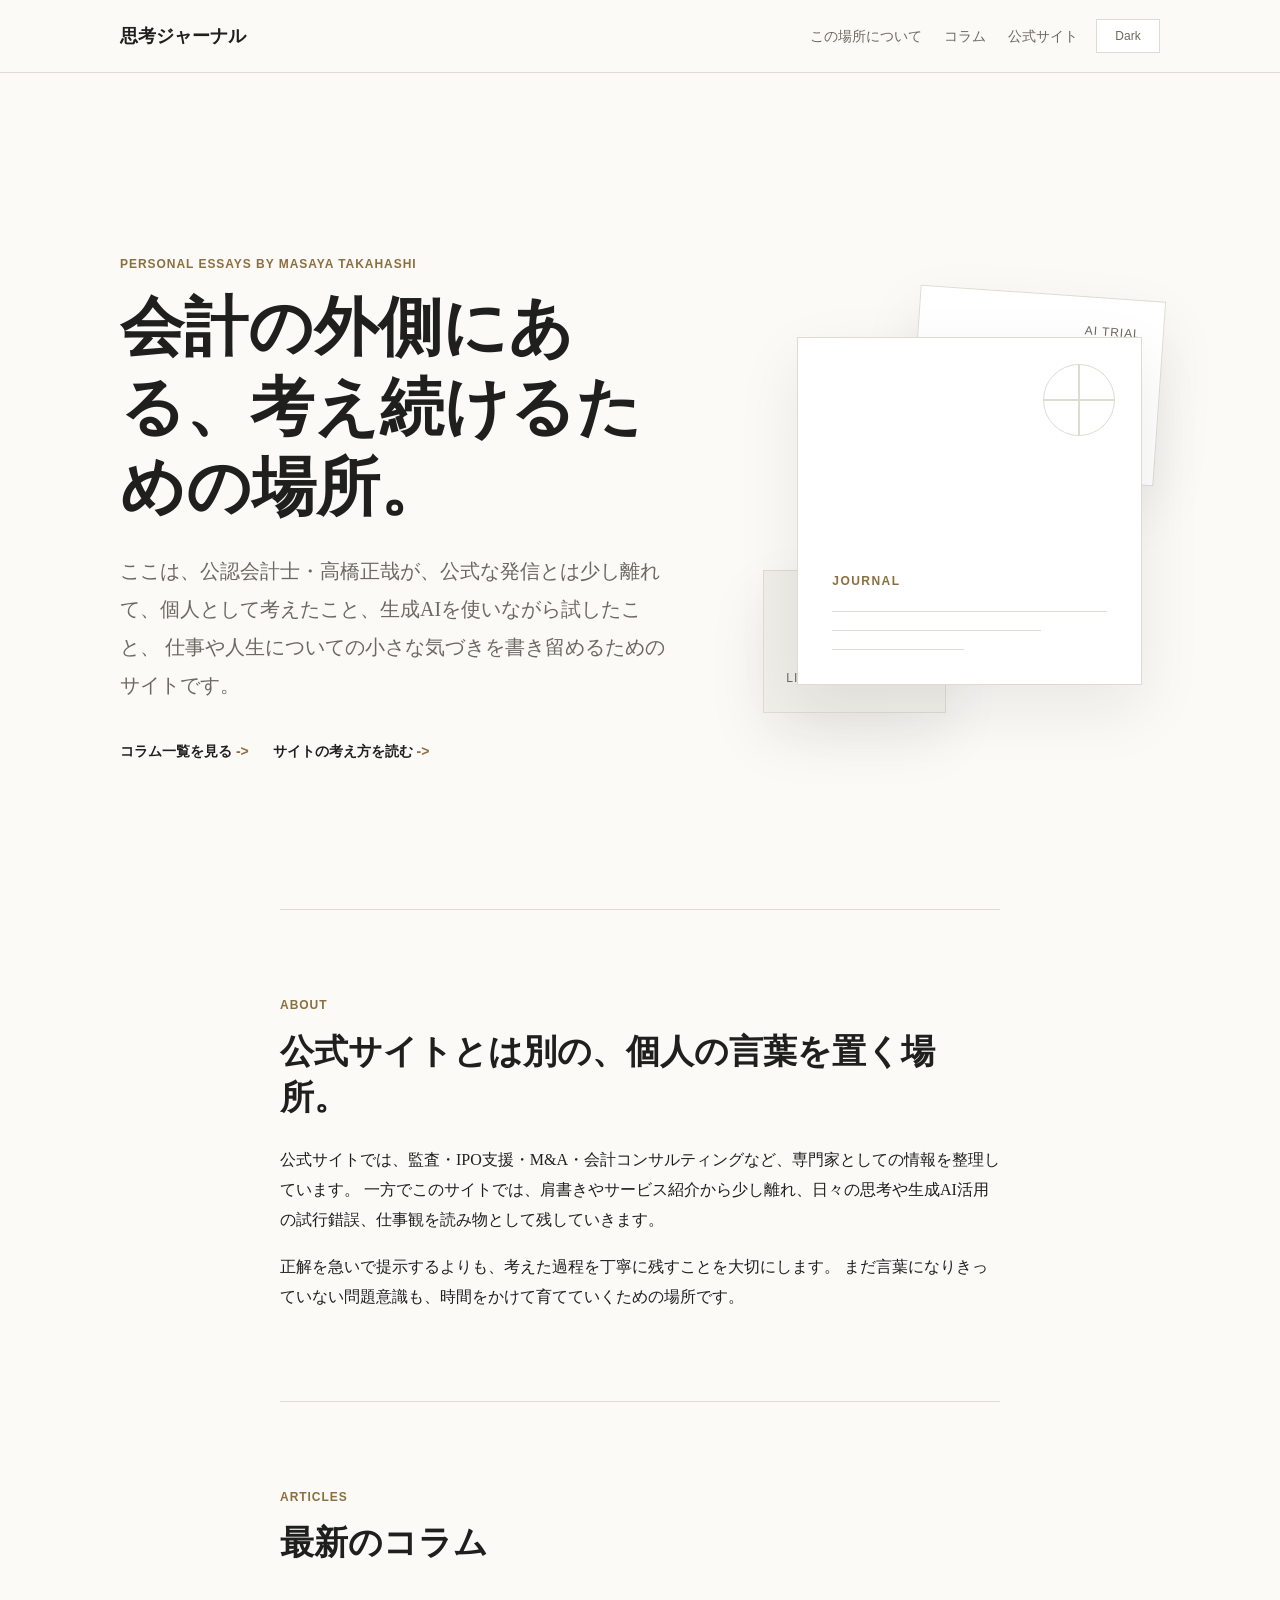
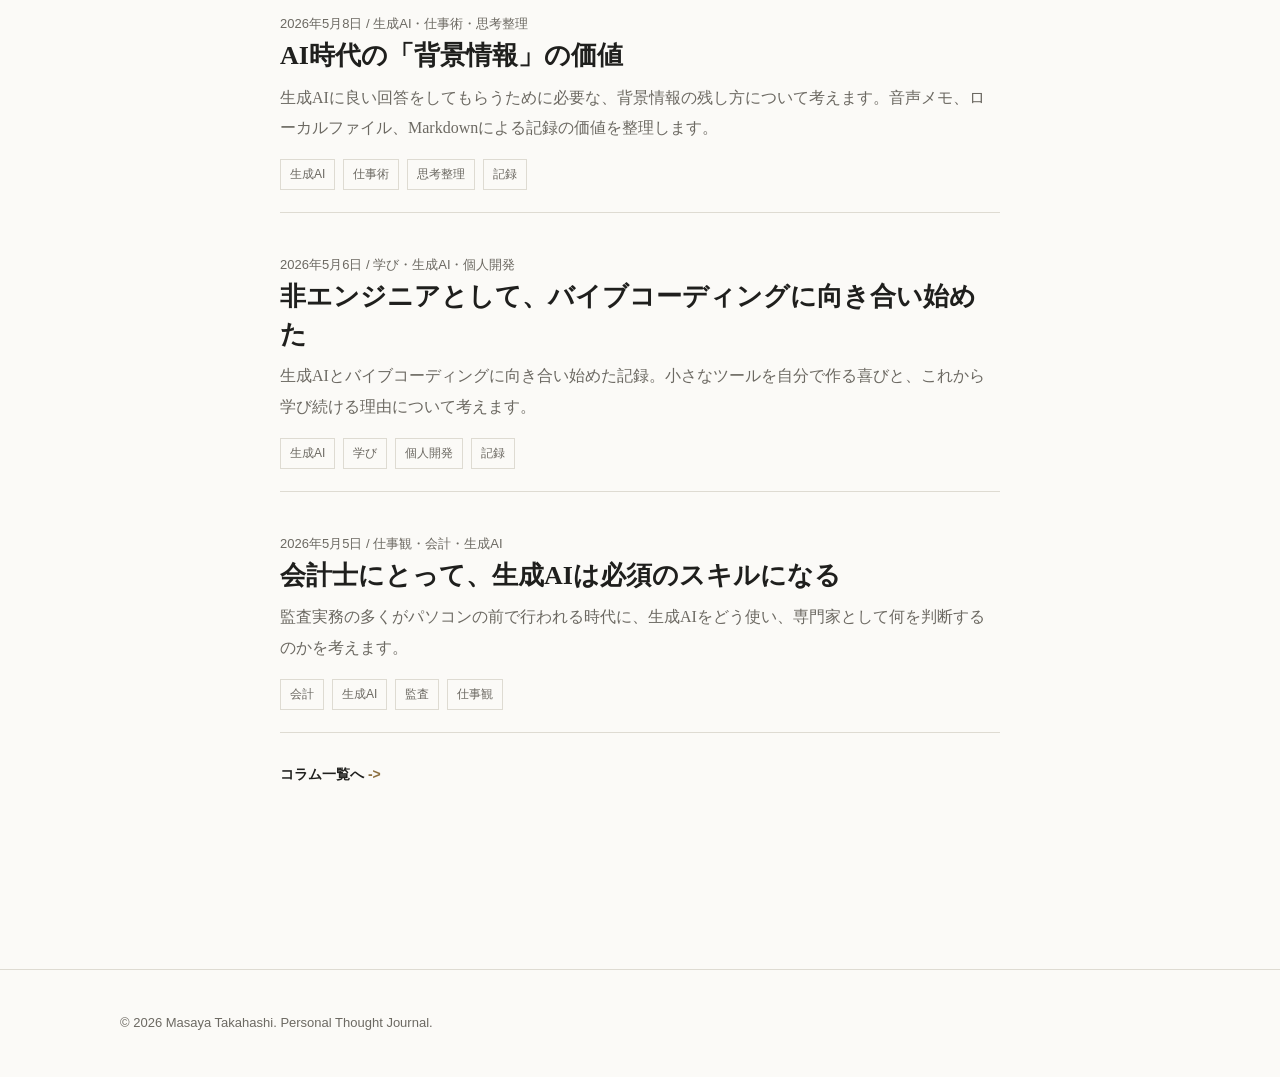
<file: index.html>
<!DOCTYPE html>
<html lang="ja">
<head>
  <meta charset="UTF-8">
  <meta name="viewport" content="width=device-width, initial-scale=1.0">
  <meta name="description" content="公認会計士・高橋正哉の個人コラム集。思考、生成AI活用の試行錯誤、仕事観、人生論を静かに書き留める場所です。">
  <meta name="author" content="高橋正哉">
  <meta property="og:site_name" content="思考ジャーナル">
  <meta property="og:type" content="website">
  <meta property="og:title" content="思考ジャーナル | 公認会計士 高橋正哉">
  <meta property="og:description" content="公認会計士・高橋正哉の個人コラム集。思考、生成AI活用の試行錯誤、仕事観、人生論を静かに書き留める場所です。">
  <meta property="og:url" content="https://blog.cpa-tm.com/">
  <meta property="og:image" content="https://blog.cpa-tm.com/assets/img/ogp-default.png">
  <meta property="og:image:type" content="image/png">
  <meta property="og:image:width" content="1200">
  <meta property="og:image:height" content="630">
  <meta property="og:image:alt" content="思考ジャーナル - 会計の外側にある、考え続けるための場所。">
  <meta property="og:locale" content="ja_JP">
  <meta name="twitter:card" content="summary_large_image">
  <meta name="twitter:title" content="思考ジャーナル | 公認会計士 高橋正哉">
  <meta name="twitter:description" content="公認会計士・高橋正哉の個人コラム集。思考、生成AI活用の試行錯誤、仕事観、人生論を静かに書き留める場所です。">
  <meta name="twitter:image" content="https://blog.cpa-tm.com/assets/img/ogp-default.png">
  <meta name="twitter:image:alt" content="思考ジャーナル - 会計の外側にある、考え続けるための場所。">
  <link rel="canonical" href="https://blog.cpa-tm.com/">
  <title>思考ジャーナル | 公認会計士 高橋正哉</title>
  <script type="application/ld+json">
  {
    "@context": "https://schema.org",
    "@graph": [
      {
        "@type": "Person",
        "@id": "https://blog.cpa-tm.com/#person",
        "name": "高橋正哉",
        "alternateName": "Masaya Takahashi",
        "jobTitle": "公認会計士",
        "url": "https://blog.cpa-tm.com/",
        "sameAs": [
          "https://www.cpa-tm.com/"
        ]
      },
      {
        "@type": "WebSite",
        "@id": "https://blog.cpa-tm.com/#website",
        "name": "思考ジャーナル",
        "url": "https://blog.cpa-tm.com/",
        "description": "公認会計士・高橋正哉の個人コラム集。思考、生成AI活用の試行錯誤、仕事観、人生論を静かに書き留める場所です。",
        "inLanguage": "ja",
        "author": {
          "@id": "https://blog.cpa-tm.com/#person"
        }
      }
    ]
  }
  </script>
  <link rel="icon" href="assets/img/favicon.svg" type="image/svg+xml">
  <link rel="stylesheet" href="assets/css/main.css">
  <script src="assets/js/main.js" defer></script>
</head>
<body data-site-root=".">
  <div class="site-shell">
    <header class="site-header">
      <div class="site-header-inner">
        <a class="site-title" href="index.html" aria-current="page">思考ジャーナル</a>
        <div class="site-actions">
          <nav class="site-nav" aria-label="主要ナビゲーション">
            <a href="about.html">この場所について</a>
            <a href="articles.html">コラム</a>
            <a href="https://www.cpa-tm.com/" target="_blank" rel="noopener">公式サイト</a>
          </nav>
          <button class="theme-toggle" type="button" data-theme-toggle aria-label="ダークモードに切り替える">Dark</button>
        </div>
      </div>
    </header>

    <main class="page-main">
      <section class="home-hero wide-container" aria-labelledby="hero-title">
        <div class="home-hero-copy">
          <p class="eyebrow">Personal essays by Masaya Takahashi</p>
          <h1 class="page-title" id="hero-title">会計の外側にある、考え続けるための場所。</h1>
          <p class="lead">
            ここは、公認会計士・高橋正哉が、公式な発信とは少し離れて、個人として考えたこと、生成AIを使いながら試したこと、
            仕事や人生についての小さな気づきを書き留めるためのサイトです。
          </p>
          <div class="hero-actions" aria-label="ページ内リンク">
            <a class="text-link" href="articles.html">コラム一覧を見る</a>
            <a class="text-link" href="about.html">サイトの考え方を読む</a>
          </div>
        </div>

        <figure class="journal-visual" aria-label="思考、AI活用、人生をテーマにしたノートのイメージ">
          <div class="journal-paper journal-paper-main">
            <span class="journal-paper-label">Journal</span>
            <span class="journal-line journal-line-wide"></span>
            <span class="journal-line"></span>
            <span class="journal-line journal-line-short"></span>
          </div>
          <div class="journal-paper journal-paper-back">
            <span>AI Trial</span>
          </div>
          <div class="journal-paper journal-paper-side">
            <span>Life</span>
          </div>
        </figure>
      </section>

      <section class="section-block content-container" id="about-site" aria-labelledby="about-title">
        <p class="eyebrow">About</p>
        <h2 class="section-title" id="about-title">公式サイトとは別の、個人の言葉を置く場所。</h2>
        <p>
          公式サイトでは、監査・IPO支援・M&A・会計コンサルティングなど、専門家としての情報を整理しています。
          一方でこのサイトでは、肩書きやサービス紹介から少し離れ、日々の思考や生成AI活用の試行錯誤、仕事観を読み物として残していきます。
        </p>
        <p>
          正解を急いで提示するよりも、考えた過程を丁寧に残すことを大切にします。
          まだ言葉になりきっていない問題意識も、時間をかけて育てていくための場所です。
        </p>
      </section>

      <section class="section-block content-container" id="articles-preview" aria-labelledby="articles-title">
        <p class="eyebrow">Articles</p>
        <h2 class="section-title" id="articles-title">最新のコラム</h2>
        <ul class="article-list" data-latest-articles data-latest-limit="3">
          <li class="empty-note" data-articles-loading>記事を読み込んでいます…</li>
        </ul>
        <p class="page-link-row">
          <a class="text-link" href="articles.html">コラム一覧へ</a>
        </p>
      </section>

    </main>

    <footer class="site-footer">
      <div class="site-footer-inner">
        <p>&copy; 2026 Masaya Takahashi. Personal Thought Journal.</p>
      </div>
    </footer>
  </div>
</body>
</html>
</file>
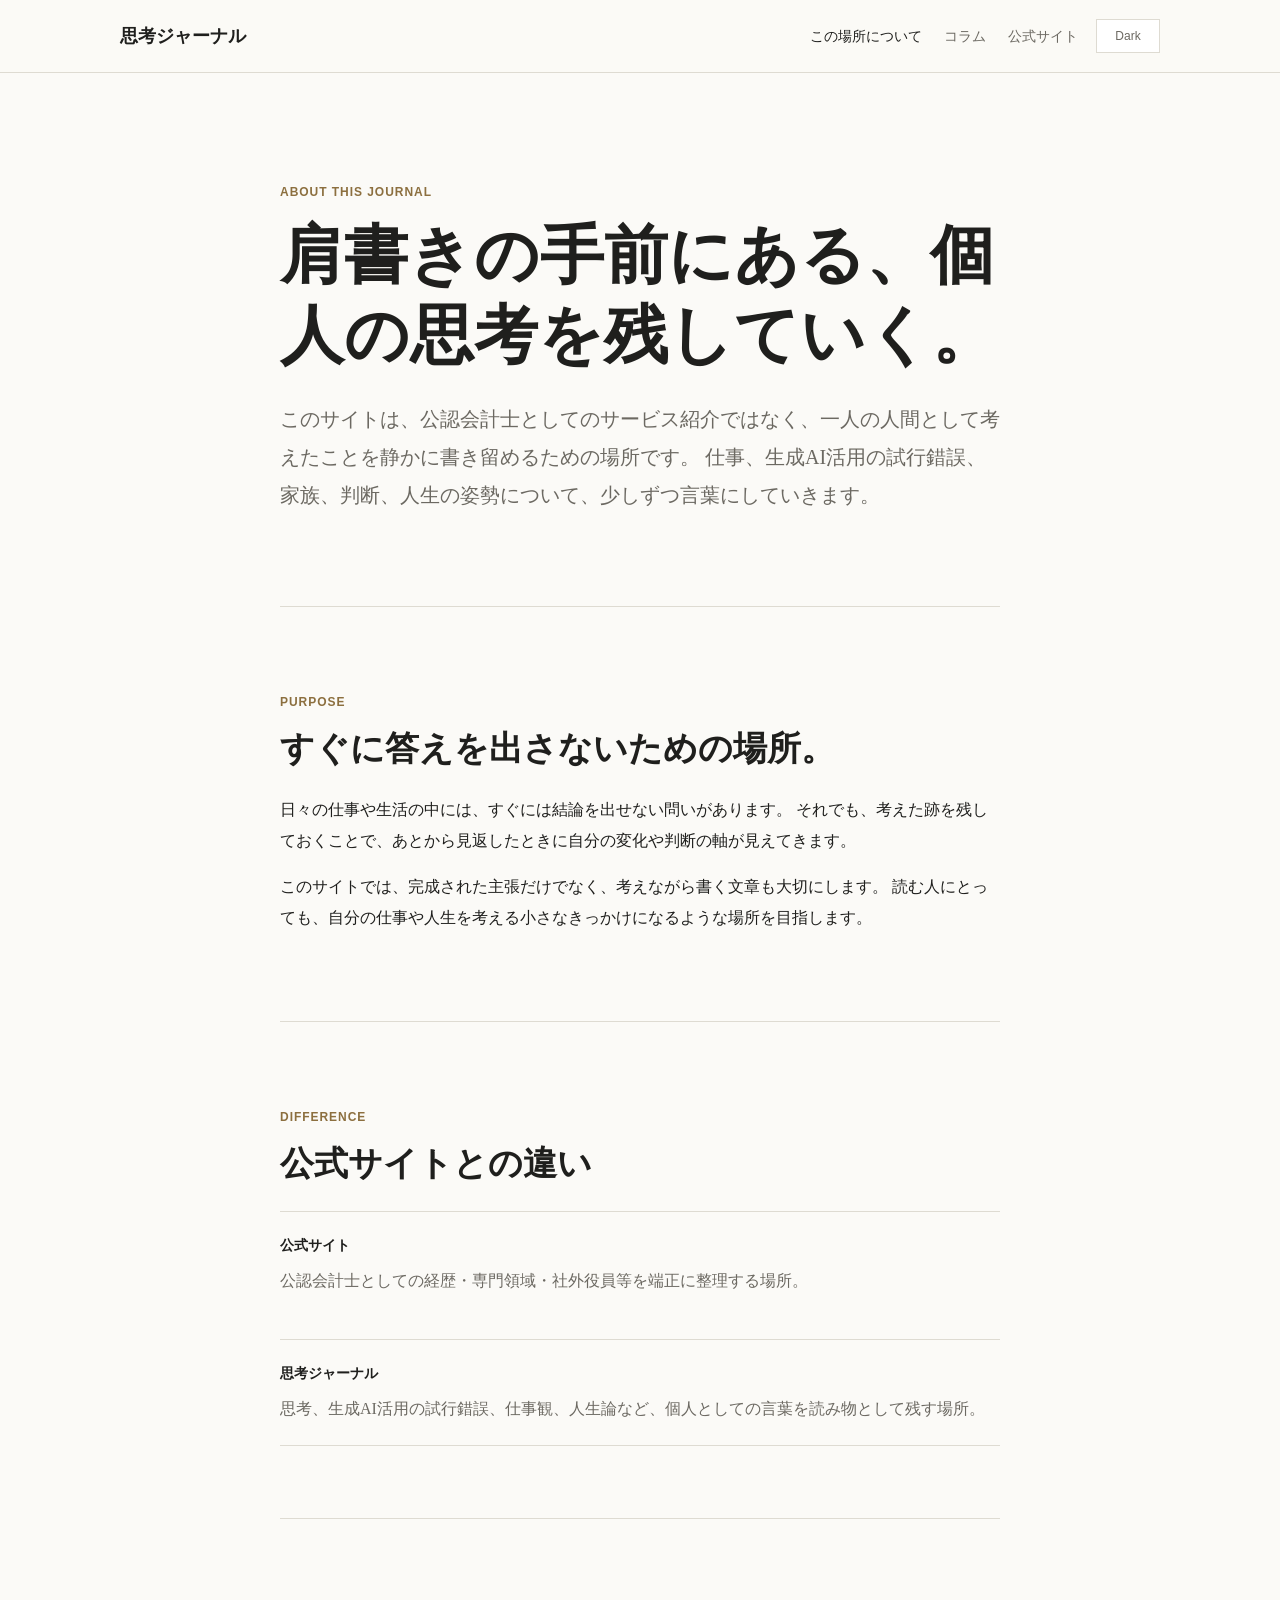
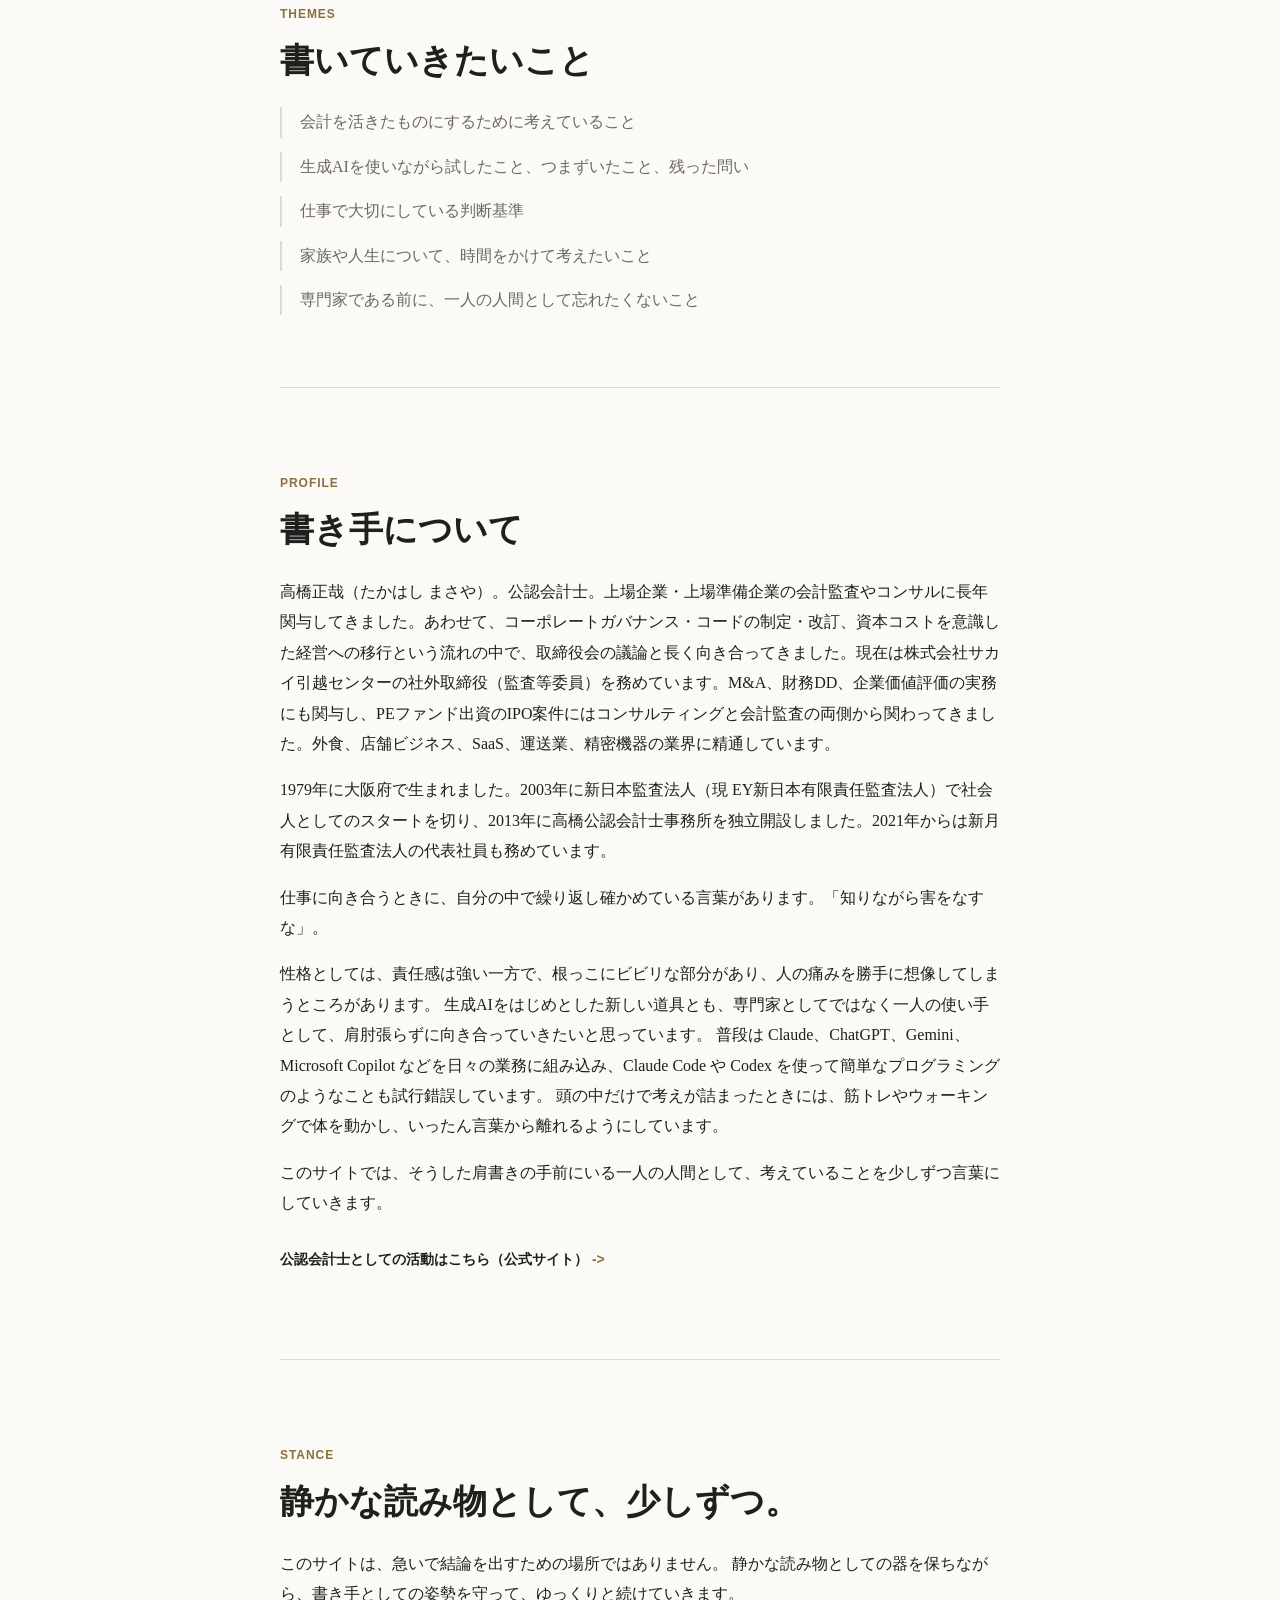
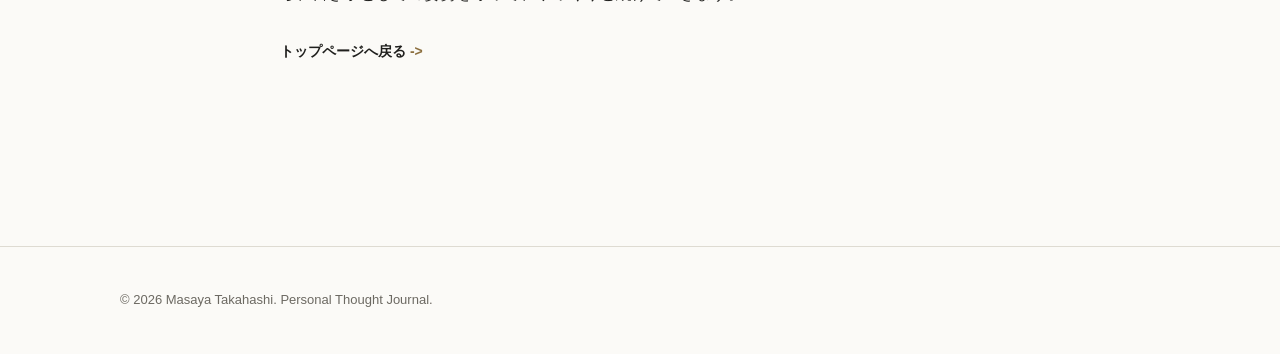
<file: about.html>
<!DOCTYPE html>
<html lang="ja">
<head>
  <meta charset="UTF-8">
  <meta name="viewport" content="width=device-width, initial-scale=1.0">
  <meta name="description" content="公認会計士・高橋正哉のプロフィールと、思考ジャーナルについて。個人としての思考、生成AI活用の試行錯誤、仕事観、人生論を書き留める場所です。">
  <meta name="author" content="高橋正哉">
  <meta property="og:site_name" content="思考ジャーナル">
  <meta property="og:type" content="website">
  <meta property="og:title" content="高橋正哉について | 思考ジャーナル">
  <meta property="og:description" content="公認会計士・高橋正哉のプロフィールと、思考ジャーナルについて。個人としての思考、生成AI活用の試行錯誤、仕事観、人生論を書き留める場所です。">
  <meta property="og:url" content="https://blog.cpa-tm.com/about.html">
  <meta property="og:image" content="https://blog.cpa-tm.com/assets/img/ogp-default.png">
  <meta property="og:image:type" content="image/png">
  <meta property="og:image:width" content="1200">
  <meta property="og:image:height" content="630">
  <meta property="og:image:alt" content="思考ジャーナル - 会計の外側にある、考え続けるための場所。">
  <meta property="og:locale" content="ja_JP">
  <meta name="twitter:card" content="summary_large_image">
  <meta name="twitter:title" content="高橋正哉について | 思考ジャーナル">
  <meta name="twitter:description" content="公認会計士・高橋正哉のプロフィールと、思考ジャーナルについて。個人としての思考、生成AI活用の試行錯誤、仕事観、人生論を書き留める場所です。">
  <meta name="twitter:image" content="https://blog.cpa-tm.com/assets/img/ogp-default.png">
  <meta name="twitter:image:alt" content="思考ジャーナル - 会計の外側にある、考え続けるための場所。">
  <link rel="canonical" href="https://blog.cpa-tm.com/about.html">
  <title>高橋正哉について | 思考ジャーナル</title>
  <script type="application/ld+json">
  {
    "@context": "https://schema.org",
    "@type": "ProfilePage",
    "@id": "https://blog.cpa-tm.com/about.html#profile",
    "url": "https://blog.cpa-tm.com/about.html",
    "name": "高橋正哉について | 思考ジャーナル",
    "inLanguage": "ja",
    "mainEntity": {
      "@type": "Person",
      "@id": "https://blog.cpa-tm.com/#person",
      "name": "高橋正哉",
      "alternateName": "Masaya Takahashi",
      "jobTitle": "公認会計士",
      "url": "https://blog.cpa-tm.com/",
      "sameAs": [
        "https://www.cpa-tm.com/"
      ]
    }
  }
  </script>
  <link rel="icon" href="assets/img/favicon.svg" type="image/svg+xml">
  <link rel="stylesheet" href="assets/css/main.css">
  <script src="assets/js/main.js" defer></script>
</head>
<body data-site-root=".">
  <div class="site-shell">
    <header class="site-header">
      <div class="site-header-inner">
        <a class="site-title" href="index.html">思考ジャーナル</a>
        <div class="site-actions">
          <nav class="site-nav" aria-label="主要ナビゲーション">
            <a href="about.html" aria-current="page">この場所について</a>
            <a href="articles.html">コラム</a>
            <a href="https://www.cpa-tm.com/" target="_blank" rel="noopener">公式サイト</a>
          </nav>
          <button class="theme-toggle" type="button" data-theme-toggle aria-label="ダークモードに切り替える">Dark</button>
        </div>
      </div>
    </header>

    <main class="page-main">
      <section class="page-hero content-container" aria-labelledby="about-page-title">
        <p class="eyebrow">About this journal</p>
        <h1 class="page-title" id="about-page-title">肩書きの手前にある、個人の思考を残していく。</h1>
        <p class="lead">
          このサイトは、公認会計士としてのサービス紹介ではなく、一人の人間として考えたことを静かに書き留めるための場所です。
          仕事、生成AI活用の試行錯誤、家族、判断、人生の姿勢について、少しずつ言葉にしていきます。
        </p>
      </section>

      <section class="section-block content-container" aria-labelledby="purpose-title">
        <p class="eyebrow">Purpose</p>
        <h2 class="section-title" id="purpose-title">すぐに答えを出さないための場所。</h2>
        <p>
          日々の仕事や生活の中には、すぐには結論を出せない問いがあります。
          それでも、考えた跡を残しておくことで、あとから見返したときに自分の変化や判断の軸が見えてきます。
        </p>
        <p>
          このサイトでは、完成された主張だけでなく、考えながら書く文章も大切にします。
          読む人にとっても、自分の仕事や人生を考える小さなきっかけになるような場所を目指します。
        </p>
      </section>

      <section class="section-block content-container" aria-labelledby="difference-title">
        <p class="eyebrow">Difference</p>
        <h2 class="section-title" id="difference-title">公式サイトとの違い</h2>
        <dl class="comparison-list">
          <div class="comparison-item">
            <dt>公式サイト</dt>
            <dd>公認会計士としての経歴・専門領域・社外役員等を端正に整理する場所。</dd>
          </div>
          <div class="comparison-item">
            <dt>思考ジャーナル</dt>
            <dd>思考、生成AI活用の試行錯誤、仕事観、人生論など、個人としての言葉を読み物として残す場所。</dd>
          </div>
        </dl>
      </section>

      <section class="section-block content-container" aria-labelledby="themes-title">
        <p class="eyebrow">Themes</p>
        <h2 class="section-title" id="themes-title">書いていきたいこと</h2>
        <ul class="theme-list">
          <li>会計を活きたものにするために考えていること</li>
          <li>生成AIを使いながら試したこと、つまずいたこと、残った問い</li>
          <li>仕事で大切にしている判断基準</li>
          <li>家族や人生について、時間をかけて考えたいこと</li>
          <li>専門家である前に、一人の人間として忘れたくないこと</li>
        </ul>
      </section>

      <section class="section-block content-container" aria-labelledby="profile-title">
        <p class="eyebrow">Profile</p>
        <h2 class="section-title" id="profile-title">書き手について</h2>
        <p>
          高橋正哉（たかはし まさや）。公認会計士。上場企業・上場準備企業の会計監査やコンサルに長年関与してきました。あわせて、コーポレートガバナンス・コードの制定・改訂、資本コストを意識した経営への移行という流れの中で、取締役会の議論と長く向き合ってきました。現在は株式会社サカイ引越センターの社外取締役（監査等委員）を務めています。M&A、財務DD、企業価値評価の実務にも関与し、PEファンド出資のIPO案件にはコンサルティングと会計監査の両側から関わってきました。外食、店舗ビジネス、SaaS、運送業、精密機器の業界に精通しています。
        </p>
        <p>
          1979年に大阪府で生まれました。2003年に新日本監査法人（現 EY新日本有限責任監査法人）で社会人としてのスタートを切り、2013年に高橋公認会計士事務所を独立開設しました。2021年からは新月有限責任監査法人の代表社員も務めています。
        </p>
        <p>
          仕事に向き合うときに、自分の中で繰り返し確かめている言葉があります。「知りながら害をなすな」。
        </p>
        <p>
          性格としては、責任感は強い一方で、根っこにビビリな部分があり、人の痛みを勝手に想像してしまうところがあります。
          生成AIをはじめとした新しい道具とも、専門家としてではなく一人の使い手として、肩肘張らずに向き合っていきたいと思っています。
          普段は Claude、ChatGPT、Gemini、Microsoft Copilot などを日々の業務に組み込み、Claude Code や Codex を使って簡単なプログラミングのようなことも試行錯誤しています。
          頭の中だけで考えが詰まったときには、筋トレやウォーキングで体を動かし、いったん言葉から離れるようにしています。
        </p>
        <p>
          このサイトでは、そうした肩書きの手前にいる一人の人間として、考えていることを少しずつ言葉にしていきます。
        </p>
        <p class="page-link-row">
          <a class="text-link" href="https://www.cpa-tm.com/" target="_blank" rel="noopener">公認会計士としての活動はこちら（公式サイト）</a>
        </p>
      </section>

      <section class="section-block content-container" aria-labelledby="next-title">
        <p class="eyebrow">Stance</p>
        <h2 class="section-title" id="next-title">静かな読み物として、少しずつ。</h2>
        <p>
          このサイトは、急いで結論を出すための場所ではありません。
          静かな読み物としての器を保ちながら、書き手としての姿勢を守って、ゆっくりと続けていきます。
        </p>
        <p class="page-link-row">
          <a class="text-link" href="index.html">トップページへ戻る</a>
        </p>
      </section>
    </main>

    <footer class="site-footer">
      <div class="site-footer-inner">
        <p>&copy; 2026 Masaya Takahashi. Personal Thought Journal.</p>
      </div>
    </footer>
  </div>
</body>
</html>
</file>
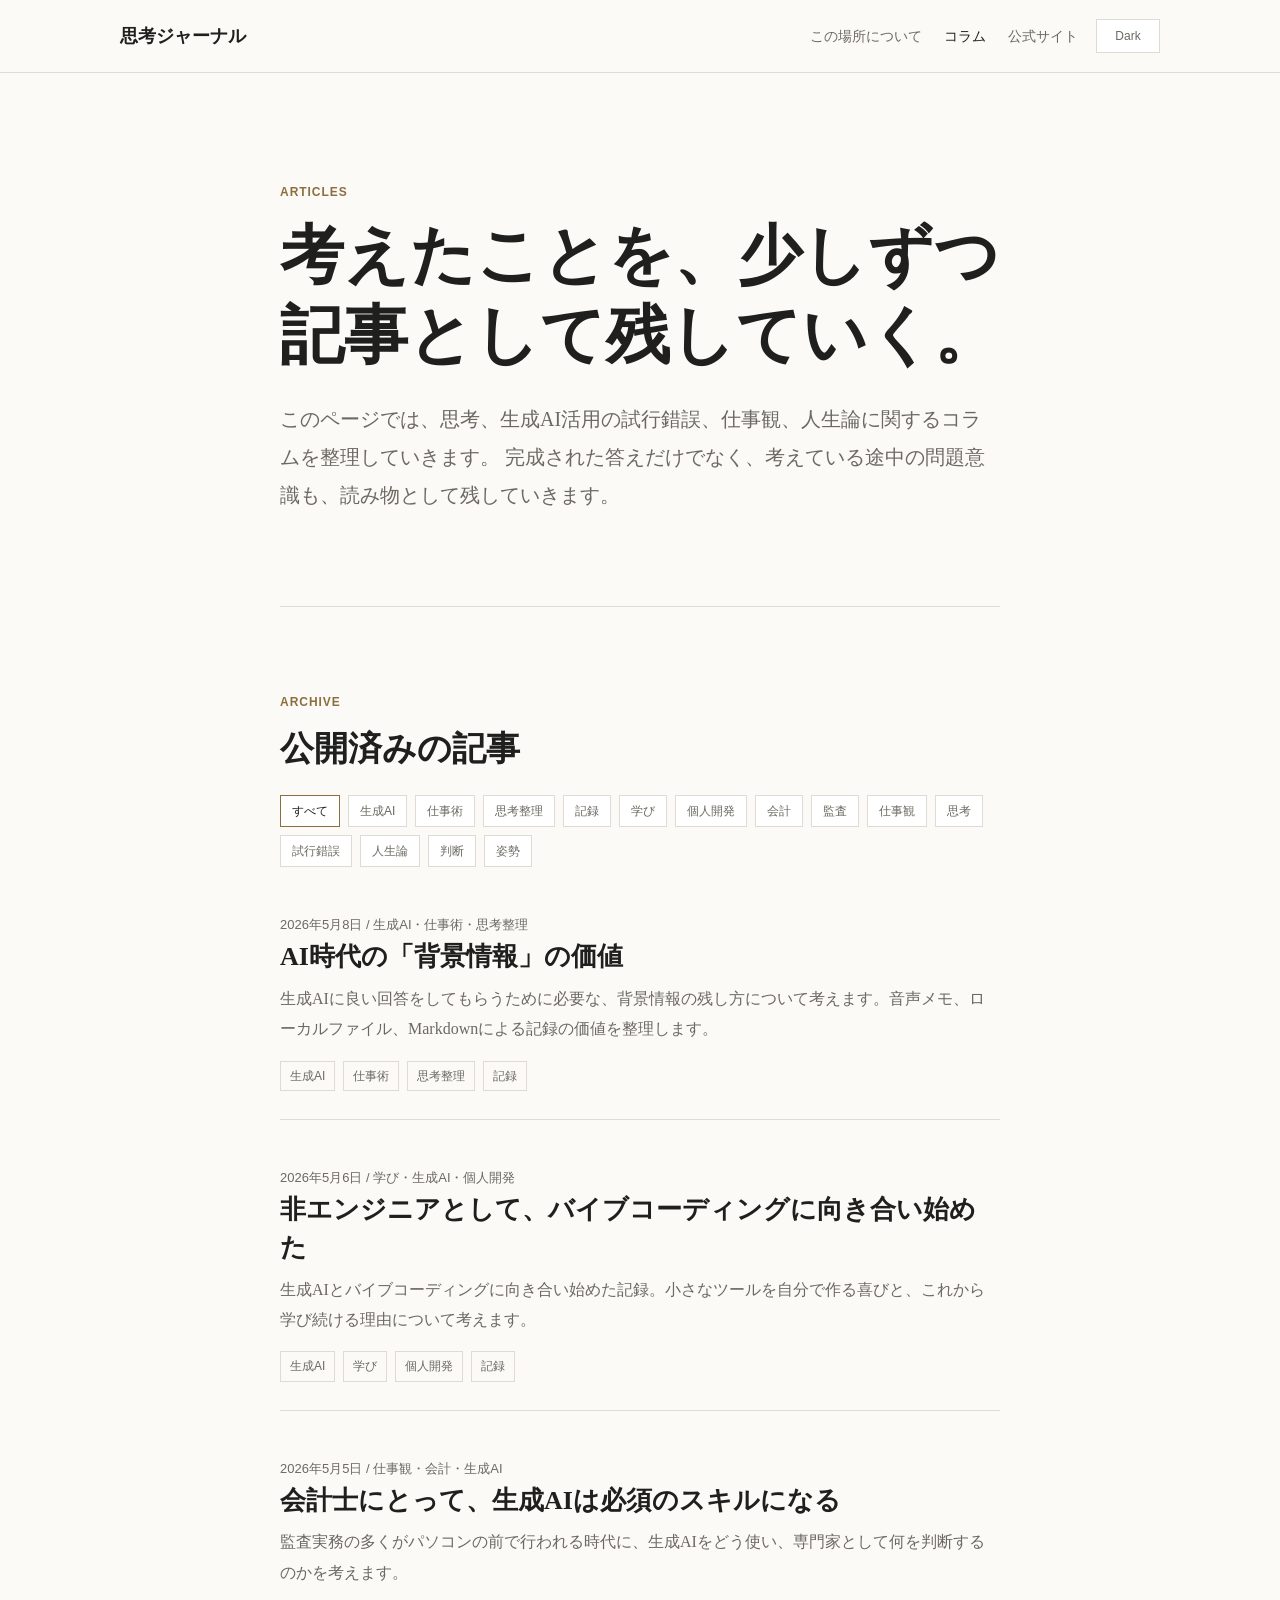
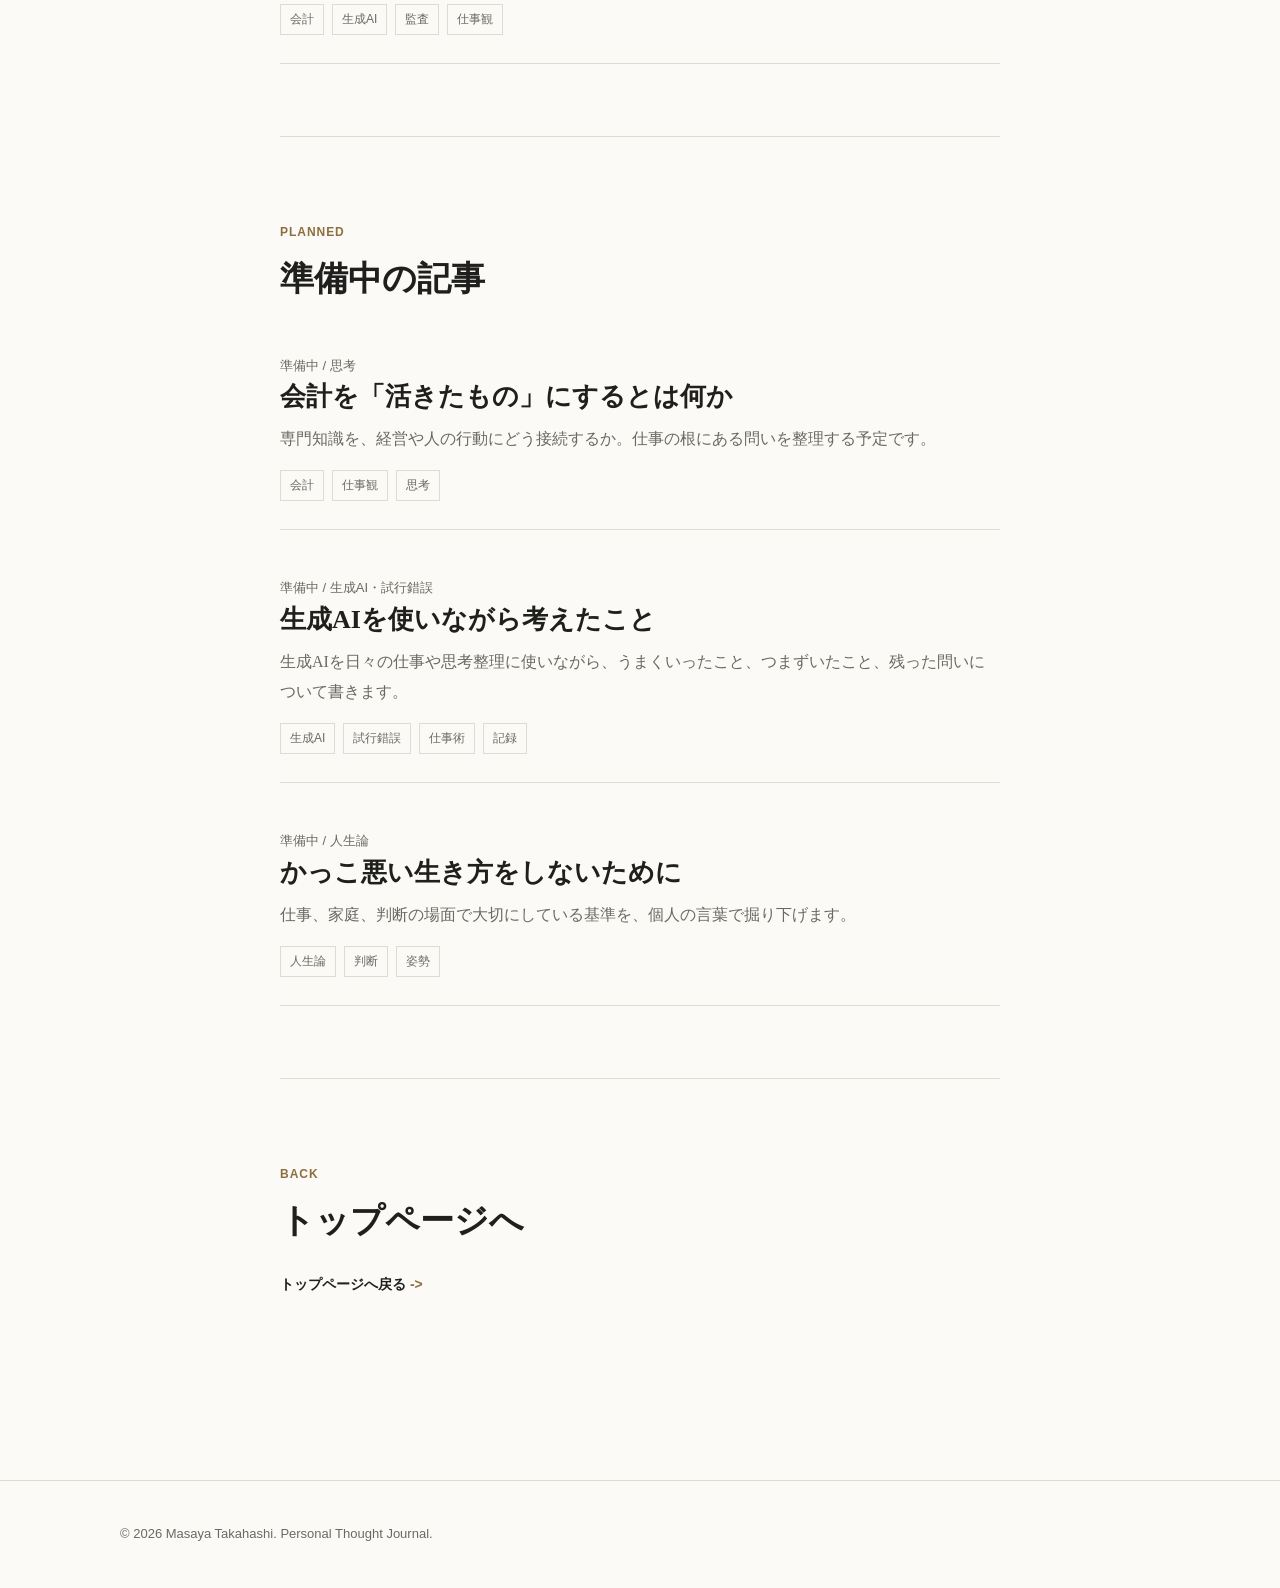
<file: articles.html>
<!DOCTYPE html>
<html lang="ja">
<head>
  <meta charset="UTF-8">
  <meta name="viewport" content="width=device-width, initial-scale=1.0">
  <meta name="description" content="公認会計士・高橋正哉の個人コラム一覧。思考、生成AI活用の試行錯誤、仕事観、人生論について書いた記事を整理するページです。">
  <meta name="author" content="高橋正哉">
  <meta property="og:site_name" content="思考ジャーナル">
  <meta property="og:type" content="website">
  <meta property="og:title" content="コラム一覧 | 公認会計士 高橋正哉の思考ジャーナル">
  <meta property="og:description" content="公認会計士・高橋正哉の個人コラム一覧。思考、生成AI活用の試行錯誤、仕事観、人生論について書いた記事を整理するページです。">
  <meta property="og:url" content="https://blog.cpa-tm.com/articles.html">
  <meta property="og:image" content="https://blog.cpa-tm.com/assets/img/ogp-default.png">
  <meta property="og:image:type" content="image/png">
  <meta property="og:image:width" content="1200">
  <meta property="og:image:height" content="630">
  <meta property="og:image:alt" content="思考ジャーナル - 会計の外側にある、考え続けるための場所。">
  <meta property="og:locale" content="ja_JP">
  <meta name="twitter:card" content="summary_large_image">
  <meta name="twitter:title" content="コラム一覧 | 公認会計士 高橋正哉の思考ジャーナル">
  <meta name="twitter:description" content="公認会計士・高橋正哉の個人コラム一覧。思考、生成AI活用の試行錯誤、仕事観、人生論について書いた記事を整理するページです。">
  <meta name="twitter:image" content="https://blog.cpa-tm.com/assets/img/ogp-default.png">
  <meta name="twitter:image:alt" content="思考ジャーナル - 会計の外側にある、考え続けるための場所。">
  <link rel="canonical" href="https://blog.cpa-tm.com/articles.html">
  <title>コラム一覧 | 公認会計士 高橋正哉の思考ジャーナル</title>
  <script type="application/ld+json">
  {
    "@context": "https://schema.org",
    "@type": "CollectionPage",
    "@id": "https://blog.cpa-tm.com/articles.html#collection",
    "url": "https://blog.cpa-tm.com/articles.html",
    "name": "コラム一覧 | 公認会計士 高橋正哉の思考ジャーナル",
    "description": "公認会計士・高橋正哉の個人コラム一覧。思考、生成AI活用の試行錯誤、仕事観、人生論について書いた記事を整理するページです。",
    "inLanguage": "ja",
    "author": {
      "@type": "Person",
      "@id": "https://blog.cpa-tm.com/#person",
      "name": "高橋正哉",
      "jobTitle": "公認会計士",
      "sameAs": [
        "https://www.cpa-tm.com/"
      ]
    }
  }
  </script>
  <link rel="icon" href="assets/img/favicon.svg" type="image/svg+xml">
  <link rel="stylesheet" href="assets/css/main.css">
  <script src="assets/js/main.js" defer></script>
</head>
<body data-site-root=".">
  <div class="site-shell">
    <header class="site-header">
      <div class="site-header-inner">
        <a class="site-title" href="index.html">思考ジャーナル</a>
        <div class="site-actions">
          <nav class="site-nav" aria-label="主要ナビゲーション">
            <a href="about.html">この場所について</a>
            <a href="articles.html" aria-current="page">コラム</a>
            <a href="https://www.cpa-tm.com/" target="_blank" rel="noopener">公式サイト</a>
          </nav>
          <button class="theme-toggle" type="button" data-theme-toggle aria-label="ダークモードに切り替える">Dark</button>
        </div>
      </div>
    </header>

    <main class="page-main">
      <section class="page-hero content-container" aria-labelledby="articles-page-title">
        <p class="eyebrow">Articles</p>
        <h1 class="page-title" id="articles-page-title">考えたことを、少しずつ記事として残していく。</h1>
        <p class="lead">
          このページでは、思考、生成AI活用の試行錯誤、仕事観、人生論に関するコラムを整理していきます。
          完成された答えだけでなく、考えている途中の問題意識も、読み物として残していきます。
        </p>
      </section>

      <section class="section-block content-container" aria-labelledby="archive-title">
        <p class="eyebrow">Archive</p>
        <h2 class="section-title" id="archive-title">公開済みの記事</h2>
        <div class="tag-filter-group" data-tag-filters aria-label="タグで記事を絞り込む"></div>
        <ul class="article-list article-list-detailed" data-article-archive>
          <li class="empty-note" data-articles-loading>記事を読み込んでいます…</li>
        </ul>
      </section>

      <section class="section-block content-container" aria-labelledby="planned-title">
        <p class="eyebrow">Planned</p>
        <h2 class="section-title" id="planned-title">準備中の記事</h2>
        <ul class="article-list article-list-detailed" data-planned-articles>
          <li class="empty-note" data-articles-loading>記事を読み込んでいます…</li>
        </ul>
      </section>

      <section class="section-block content-container" aria-labelledby="back-title">
        <p class="eyebrow">Back</p>
        <h2 class="section-title" id="back-title">トップページへ</h2>
        <p class="page-link-row">
          <a class="text-link" href="index.html">トップページへ戻る</a>
        </p>
      </section>
    </main>

    <footer class="site-footer">
      <div class="site-footer-inner">
        <p>&copy; 2026 Masaya Takahashi. Personal Thought Journal.</p>
      </div>
    </footer>
  </div>
</body>
</html>
</file>
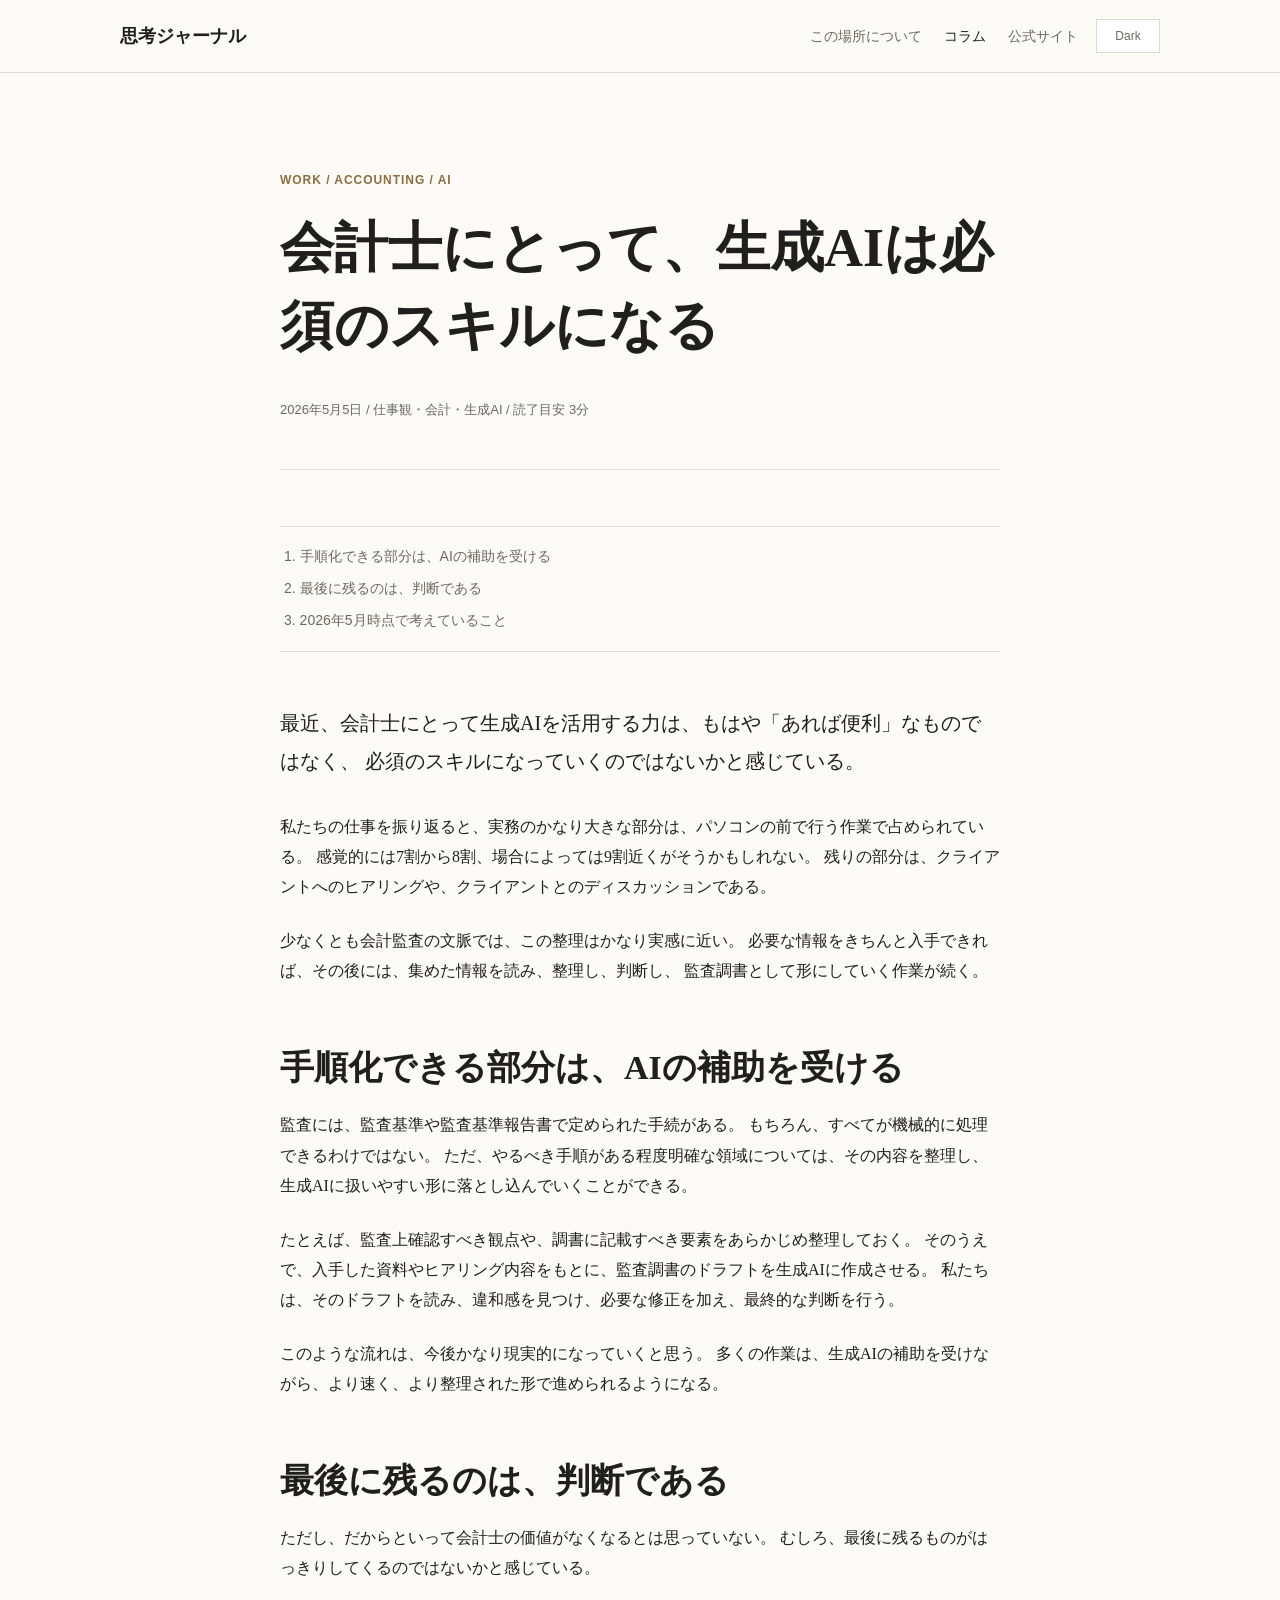
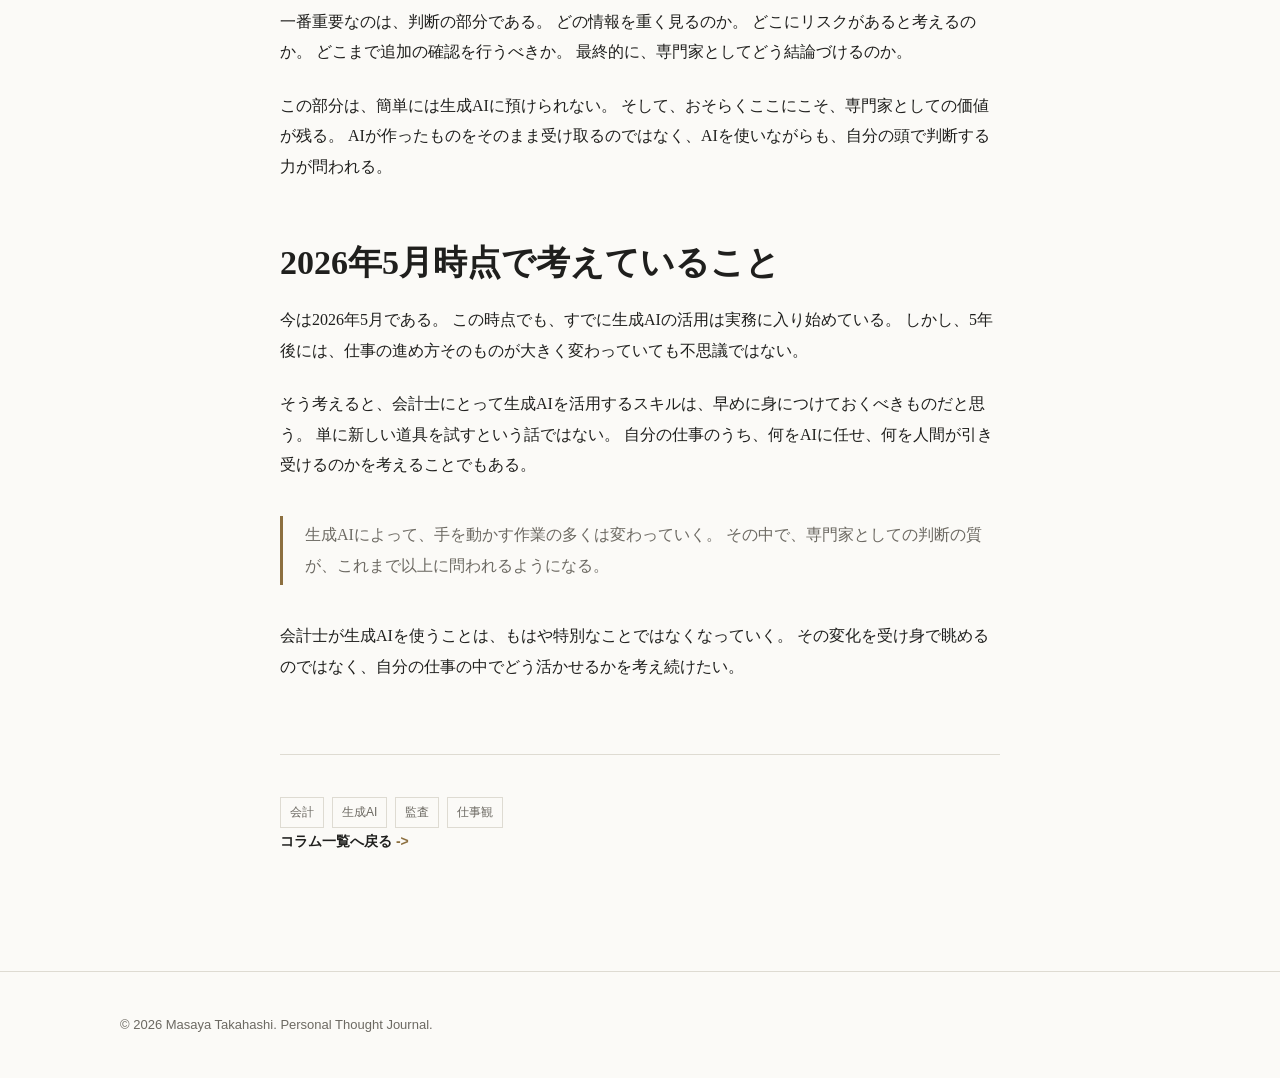
<file: articles/2026-05-05-accountants-and-generative-ai.html>
<!DOCTYPE html>
<html lang="ja">
<head>
  <meta charset="UTF-8">
  <meta name="viewport" content="width=device-width, initial-scale=1.0">
  <meta name="description" content="会計士にとって生成AIの活用は、近い将来ではなく、すでに必須のスキルになりつつある。監査実務と専門家の価値について考えたコラムです。">
  <meta name="author" content="高橋正哉">
  <meta property="og:site_name" content="思考ジャーナル">
  <meta property="og:type" content="article">
  <meta property="og:title" content="会計士にとって、生成AIは必須のスキルになる | 思考ジャーナル">
  <meta property="og:description" content="会計士にとって生成AIの活用は、近い将来ではなく、すでに必須のスキルになりつつある。監査実務と専門家の価値について考えたコラムです。">
  <meta property="og:url" content="https://blog.cpa-tm.com/articles/2026-05-05-accountants-and-generative-ai.html">
  <meta property="og:image" content="https://blog.cpa-tm.com/assets/img/ogp-default.png">
  <meta property="og:image:type" content="image/png">
  <meta property="og:image:width" content="1200">
  <meta property="og:image:height" content="630">
  <meta property="og:image:alt" content="思考ジャーナル - 会計の外側にある、考え続けるための場所。">
  <meta property="og:locale" content="ja_JP">
  <meta property="article:published_time" content="2026-05-05">
  <meta property="article:author" content="高橋正哉">
  <meta name="twitter:card" content="summary_large_image">
  <meta name="twitter:title" content="会計士にとって、生成AIは必須のスキルになる | 思考ジャーナル">
  <meta name="twitter:description" content="会計士にとって生成AIの活用は、近い将来ではなく、すでに必須のスキルになりつつある。監査実務と専門家の価値について考えたコラムです。">
  <meta name="twitter:image" content="https://blog.cpa-tm.com/assets/img/ogp-default.png">
  <meta name="twitter:image:alt" content="思考ジャーナル - 会計の外側にある、考え続けるための場所。">
  <link rel="canonical" href="https://blog.cpa-tm.com/articles/2026-05-05-accountants-and-generative-ai.html">
  <title>会計士にとって、生成AIは必須のスキルになる | 思考ジャーナル</title>
  <script type="application/ld+json">
  {
    "@context": "https://schema.org",
    "@type": "Article",
    "@id": "https://blog.cpa-tm.com/articles/2026-05-05-accountants-and-generative-ai.html#article",
    "headline": "会計士にとって、生成AIは必須のスキルになる",
    "description": "会計士にとって生成AIの活用は、近い将来ではなく、すでに必須のスキルになりつつある。監査実務と専門家の価値について考えたコラムです。",
    "url": "https://blog.cpa-tm.com/articles/2026-05-05-accountants-and-generative-ai.html",
    "datePublished": "2026-05-05",
    "inLanguage": "ja",
    "image": "https://blog.cpa-tm.com/assets/img/ogp-default.png",
    "author": {
      "@type": "Person",
      "@id": "https://blog.cpa-tm.com/#person",
      "name": "高橋正哉",
      "jobTitle": "公認会計士",
      "sameAs": [
        "https://www.cpa-tm.com/"
      ]
    },
    "publisher": {
      "@type": "Person",
      "@id": "https://blog.cpa-tm.com/#person"
    }
  }
  </script>
  <link rel="icon" href="../assets/img/favicon.svg" type="image/svg+xml">
  <link rel="stylesheet" href="../assets/css/main.css">
  <script src="../assets/js/main.js" defer></script>
</head>
<body data-site-root="..">
  <div class="site-shell">
    <header class="site-header">
      <div class="site-header-inner">
        <a class="site-title" href="../index.html">思考ジャーナル</a>
        <div class="site-actions">
          <nav class="site-nav" aria-label="主要ナビゲーション">
            <a href="../about.html">この場所について</a>
            <a href="../articles.html" aria-current="page">コラム</a>
            <a href="https://www.cpa-tm.com/" target="_blank" rel="noopener">公式サイト</a>
          </nav>
          <button class="theme-toggle" type="button" data-theme-toggle aria-label="ダークモードに切り替える">Dark</button>
        </div>
      </div>
    </header>

    <main class="page-main">
      <article class="article-page prose">
        <header class="article-header">
          <p class="eyebrow">Work / Accounting / AI</p>
          <h1>会計士にとって、生成AIは必須のスキルになる</h1>
          <p class="article-meta">2026年5月5日 / 仕事観・会計・生成AI / <span data-reading-time>読了目安 計算中</span></p>
        </header>

        <nav class="toc-block" data-toc aria-label="この記事の目次"></nav>

        <p class="lead">
          最近、会計士にとって生成AIを活用する力は、もはや「あれば便利」なものではなく、
          必須のスキルになっていくのではないかと感じている。
        </p>

        <p>
          私たちの仕事を振り返ると、実務のかなり大きな部分は、パソコンの前で行う作業で占められている。
          感覚的には7割から8割、場合によっては9割近くがそうかもしれない。
          残りの部分は、クライアントへのヒアリングや、クライアントとのディスカッションである。
        </p>

        <p>
          少なくとも会計監査の文脈では、この整理はかなり実感に近い。
          必要な情報をきちんと入手できれば、その後には、集めた情報を読み、整理し、判断し、
          監査調書として形にしていく作業が続く。
        </p>

        <h2>手順化できる部分は、AIの補助を受ける</h2>
        <p>
          監査には、監査基準や監査基準報告書で定められた手続がある。
          もちろん、すべてが機械的に処理できるわけではない。
          ただ、やるべき手順がある程度明確な領域については、その内容を整理し、
          生成AIに扱いやすい形に落とし込んでいくことができる。
        </p>

        <p>
          たとえば、監査上確認すべき観点や、調書に記載すべき要素をあらかじめ整理しておく。
          そのうえで、入手した資料やヒアリング内容をもとに、監査調書のドラフトを生成AIに作成させる。
          私たちは、そのドラフトを読み、違和感を見つけ、必要な修正を加え、最終的な判断を行う。
        </p>

        <p>
          このような流れは、今後かなり現実的になっていくと思う。
          多くの作業は、生成AIの補助を受けながら、より速く、より整理された形で進められるようになる。
        </p>

        <h2>最後に残るのは、判断である</h2>
        <p>
          ただし、だからといって会計士の価値がなくなるとは思っていない。
          むしろ、最後に残るものがはっきりしてくるのではないかと感じている。
        </p>

        <p>
          一番重要なのは、判断の部分である。
          どの情報を重く見るのか。
          どこにリスクがあると考えるのか。
          どこまで追加の確認を行うべきか。
          最終的に、専門家としてどう結論づけるのか。
        </p>

        <p>
          この部分は、簡単には生成AIに預けられない。
          そして、おそらくここにこそ、専門家としての価値が残る。
          AIが作ったものをそのまま受け取るのではなく、AIを使いながらも、自分の頭で判断する力が問われる。
        </p>

        <h2>2026年5月時点で考えていること</h2>
        <p>
          今は2026年5月である。
          この時点でも、すでに生成AIの活用は実務に入り始めている。
          しかし、5年後には、仕事の進め方そのものが大きく変わっていても不思議ではない。
        </p>

        <p>
          そう考えると、会計士にとって生成AIを活用するスキルは、早めに身につけておくべきものだと思う。
          単に新しい道具を試すという話ではない。
          自分の仕事のうち、何をAIに任せ、何を人間が引き受けるのかを考えることでもある。
        </p>

        <blockquote>
          生成AIによって、手を動かす作業の多くは変わっていく。
          その中で、専門家としての判断の質が、これまで以上に問われるようになる。
        </blockquote>

        <p>
          会計士が生成AIを使うことは、もはや特別なことではなくなっていく。
          その変化を受け身で眺めるのではなく、自分の仕事の中でどう活かせるかを考え続けたい。
        </p>

        <footer class="article-footer">
          <div class="article-tags" aria-label="タグ">
            <span>会計</span>
            <span>生成AI</span>
            <span>監査</span>
            <span>仕事観</span>
          </div>
          <p class="page-link-row">
            <a class="text-link" href="../articles.html">コラム一覧へ戻る</a>
          </p>
        </footer>
      </article>
    </main>

    <footer class="site-footer">
      <div class="site-footer-inner">
        <p>&copy; 2026 Masaya Takahashi. Personal Thought Journal.</p>
      </div>
    </footer>
  </div>
</body>
</html>
</file>
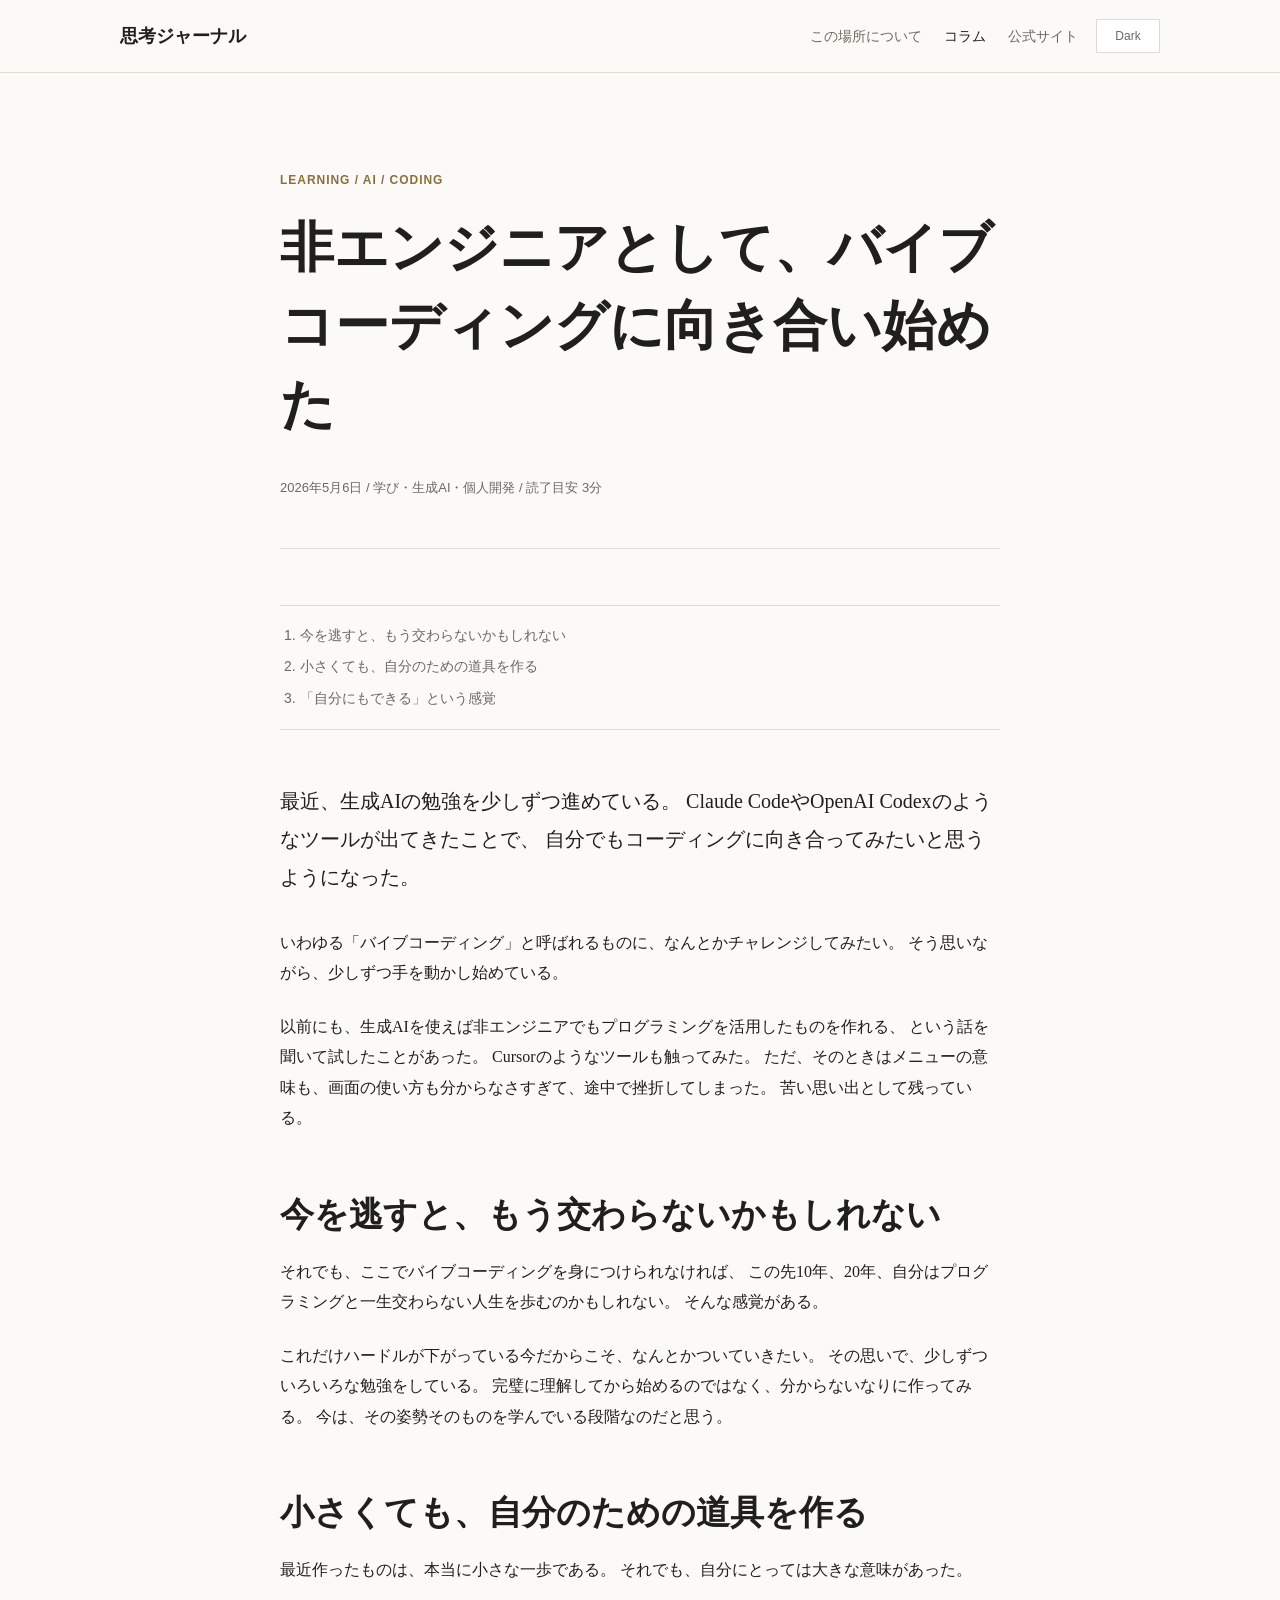
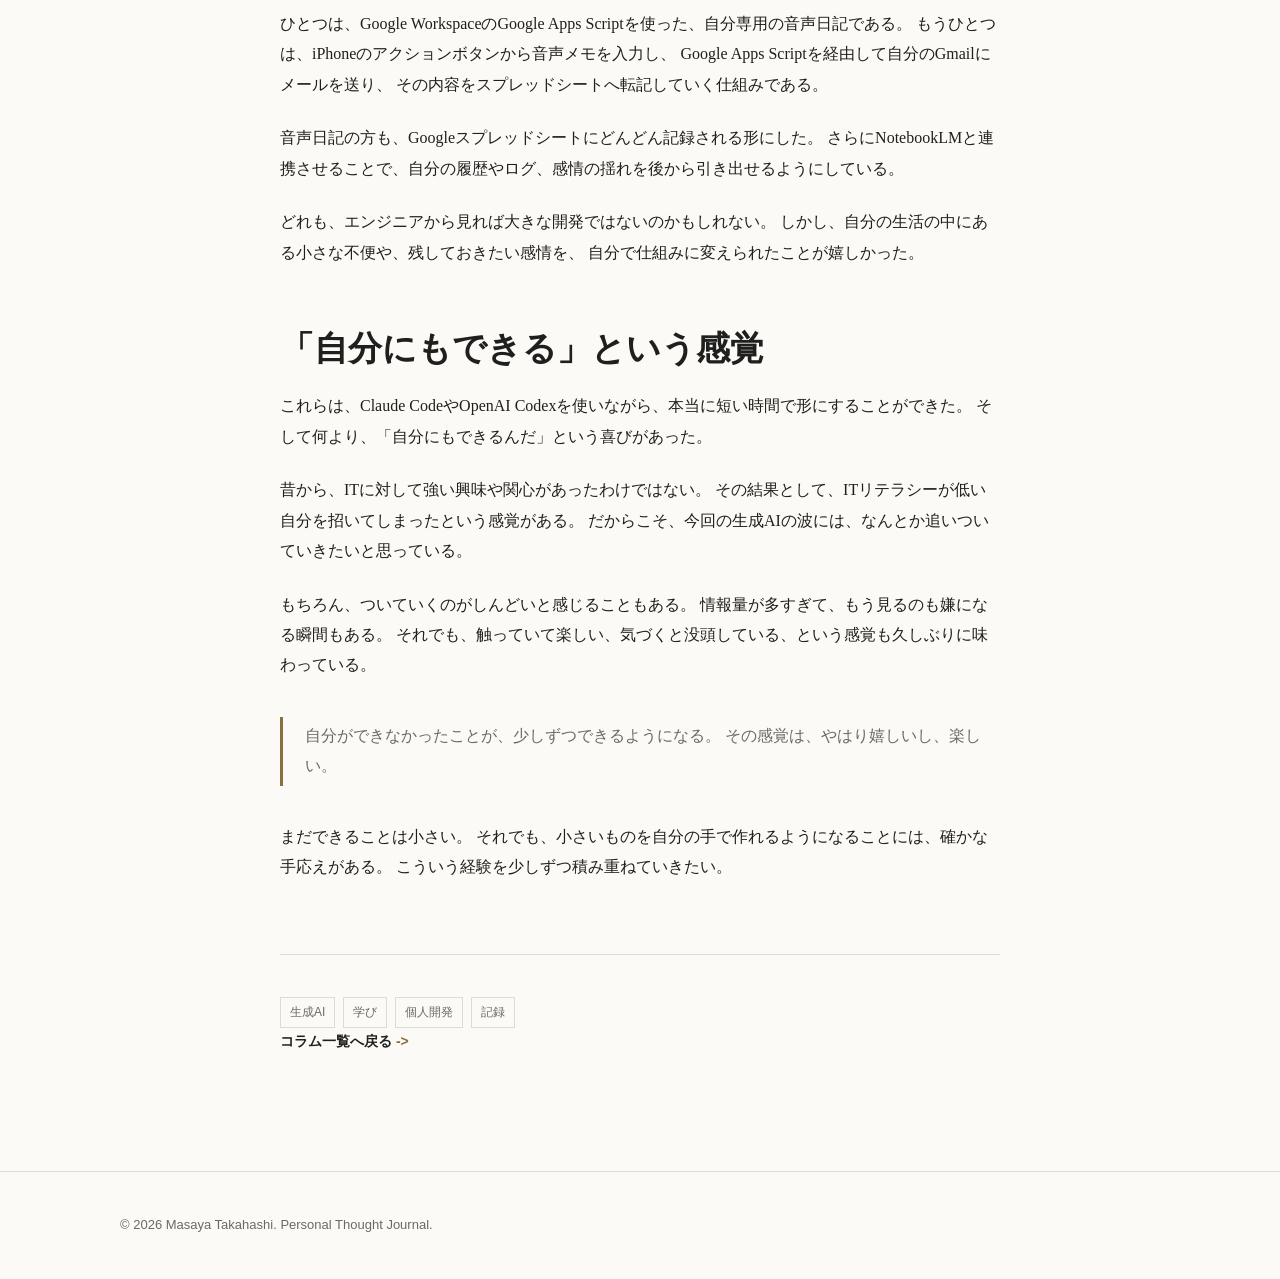
<file: articles/2026-05-06-learning-vibe-coding.html>
<!DOCTYPE html>
<html lang="ja">
<head>
  <meta charset="UTF-8">
  <meta name="viewport" content="width=device-width, initial-scale=1.0">
  <meta name="description" content="非エンジニアとして、生成AIとバイブコーディングに向き合い始めた記録。小さなツールを自分で作る喜びと、これから学び続ける理由について考えます。">
  <meta name="author" content="高橋正哉">
  <meta property="og:site_name" content="思考ジャーナル">
  <meta property="og:type" content="article">
  <meta property="og:title" content="非エンジニアとして、バイブコーディングに向き合い始めた | 思考ジャーナル">
  <meta property="og:description" content="非エンジニアとして、生成AIとバイブコーディングに向き合い始めた記録。小さなツールを自分で作る喜びと、これから学び続ける理由について考えます。">
  <meta property="og:url" content="https://blog.cpa-tm.com/articles/2026-05-06-learning-vibe-coding.html">
  <meta property="og:image" content="https://blog.cpa-tm.com/assets/img/ogp-default.png">
  <meta property="og:image:type" content="image/png">
  <meta property="og:image:width" content="1200">
  <meta property="og:image:height" content="630">
  <meta property="og:image:alt" content="思考ジャーナル - 会計の外側にある、考え続けるための場所。">
  <meta property="og:locale" content="ja_JP">
  <meta property="article:published_time" content="2026-05-06">
  <meta property="article:author" content="高橋正哉">
  <meta name="twitter:card" content="summary_large_image">
  <meta name="twitter:title" content="非エンジニアとして、バイブコーディングに向き合い始めた | 思考ジャーナル">
  <meta name="twitter:description" content="非エンジニアとして、生成AIとバイブコーディングに向き合い始めた記録。小さなツールを自分で作る喜びと、これから学び続ける理由について考えます。">
  <meta name="twitter:image" content="https://blog.cpa-tm.com/assets/img/ogp-default.png">
  <meta name="twitter:image:alt" content="思考ジャーナル - 会計の外側にある、考え続けるための場所。">
  <link rel="canonical" href="https://blog.cpa-tm.com/articles/2026-05-06-learning-vibe-coding.html">
  <title>非エンジニアとして、バイブコーディングに向き合い始めた | 思考ジャーナル</title>
  <script type="application/ld+json">
  {
    "@context": "https://schema.org",
    "@type": "Article",
    "@id": "https://blog.cpa-tm.com/articles/2026-05-06-learning-vibe-coding.html#article",
    "headline": "非エンジニアとして、バイブコーディングに向き合い始めた",
    "description": "非エンジニアとして、生成AIとバイブコーディングに向き合い始めた記録。小さなツールを自分で作る喜びと、これから学び続ける理由について考えます。",
    "url": "https://blog.cpa-tm.com/articles/2026-05-06-learning-vibe-coding.html",
    "datePublished": "2026-05-06",
    "inLanguage": "ja",
    "image": "https://blog.cpa-tm.com/assets/img/ogp-default.png",
    "author": {
      "@type": "Person",
      "@id": "https://blog.cpa-tm.com/#person",
      "name": "高橋正哉",
      "jobTitle": "公認会計士",
      "sameAs": [
        "https://www.cpa-tm.com/"
      ]
    },
    "publisher": {
      "@type": "Person",
      "@id": "https://blog.cpa-tm.com/#person"
    }
  }
  </script>
  <link rel="icon" href="../assets/img/favicon.svg" type="image/svg+xml">
  <link rel="stylesheet" href="../assets/css/main.css">
  <script src="../assets/js/main.js" defer></script>
</head>
<body data-site-root="..">
  <div class="site-shell">
    <header class="site-header">
      <div class="site-header-inner">
        <a class="site-title" href="../index.html">思考ジャーナル</a>
        <div class="site-actions">
          <nav class="site-nav" aria-label="主要ナビゲーション">
            <a href="../about.html">この場所について</a>
            <a href="../articles.html" aria-current="page">コラム</a>
            <a href="https://www.cpa-tm.com/" target="_blank" rel="noopener">公式サイト</a>
          </nav>
          <button class="theme-toggle" type="button" data-theme-toggle aria-label="ダークモードに切り替える">Dark</button>
        </div>
      </div>
    </header>

    <main class="page-main">
      <article class="article-page prose">
        <header class="article-header">
          <p class="eyebrow">Learning / AI / Coding</p>
          <h1>非エンジニアとして、バイブコーディングに向き合い始めた</h1>
          <p class="article-meta">2026年5月6日 / 学び・生成AI・個人開発 / <span data-reading-time>読了目安 計算中</span></p>
        </header>

        <nav class="toc-block" data-toc aria-label="この記事の目次"></nav>

        <p class="lead">
          最近、生成AIの勉強を少しずつ進めている。
          Claude CodeやOpenAI Codexのようなツールが出てきたことで、
          自分でもコーディングに向き合ってみたいと思うようになった。
        </p>

        <p>
          いわゆる「バイブコーディング」と呼ばれるものに、なんとかチャレンジしてみたい。
          そう思いながら、少しずつ手を動かし始めている。
        </p>

        <p>
          以前にも、生成AIを使えば非エンジニアでもプログラミングを活用したものを作れる、
          という話を聞いて試したことがあった。
          Cursorのようなツールも触ってみた。
          ただ、そのときはメニューの意味も、画面の使い方も分からなさすぎて、途中で挫折してしまった。
          苦い思い出として残っている。
        </p>

        <h2>今を逃すと、もう交わらないかもしれない</h2>
        <p>
          それでも、ここでバイブコーディングを身につけられなければ、
          この先10年、20年、自分はプログラミングと一生交わらない人生を歩むのかもしれない。
          そんな感覚がある。
        </p>

        <p>
          これだけハードルが下がっている今だからこそ、なんとかついていきたい。
          その思いで、少しずついろいろな勉強をしている。
          完璧に理解してから始めるのではなく、分からないなりに作ってみる。
          今は、その姿勢そのものを学んでいる段階なのだと思う。
        </p>

        <h2>小さくても、自分のための道具を作る</h2>
        <p>
          最近作ったものは、本当に小さな一歩である。
          それでも、自分にとっては大きな意味があった。
        </p>

        <p>
          ひとつは、Google WorkspaceのGoogle Apps Scriptを使った、自分専用の音声日記である。
          もうひとつは、iPhoneのアクションボタンから音声メモを入力し、
          Google Apps Scriptを経由して自分のGmailにメールを送り、
          その内容をスプレッドシートへ転記していく仕組みである。
        </p>

        <p>
          音声日記の方も、Googleスプレッドシートにどんどん記録される形にした。
          さらにNotebookLMと連携させることで、自分の履歴やログ、感情の揺れを後から引き出せるようにしている。
        </p>

        <p>
          どれも、エンジニアから見れば大きな開発ではないのかもしれない。
          しかし、自分の生活の中にある小さな不便や、残しておきたい感情を、
          自分で仕組みに変えられたことが嬉しかった。
        </p>

        <h2>「自分にもできる」という感覚</h2>
        <p>
          これらは、Claude CodeやOpenAI Codexを使いながら、本当に短い時間で形にすることができた。
          そして何より、「自分にもできるんだ」という喜びがあった。
        </p>

        <p>
          昔から、ITに対して強い興味や関心があったわけではない。
          その結果として、ITリテラシーが低い自分を招いてしまったという感覚がある。
          だからこそ、今回の生成AIの波には、なんとか追いついていきたいと思っている。
        </p>

        <p>
          もちろん、ついていくのがしんどいと感じることもある。
          情報量が多すぎて、もう見るのも嫌になる瞬間もある。
          それでも、触っていて楽しい、気づくと没頭している、という感覚も久しぶりに味わっている。
        </p>

        <blockquote>
          自分ができなかったことが、少しずつできるようになる。
          その感覚は、やはり嬉しいし、楽しい。
        </blockquote>

        <p>
          まだできることは小さい。
          それでも、小さいものを自分の手で作れるようになることには、確かな手応えがある。
          こういう経験を少しずつ積み重ねていきたい。
        </p>

        <footer class="article-footer">
          <div class="article-tags" aria-label="タグ">
            <span>生成AI</span>
            <span>学び</span>
            <span>個人開発</span>
            <span>記録</span>
          </div>
          <p class="page-link-row">
            <a class="text-link" href="../articles.html">コラム一覧へ戻る</a>
          </p>
        </footer>
      </article>
    </main>

    <footer class="site-footer">
      <div class="site-footer-inner">
        <p>&copy; 2026 Masaya Takahashi. Personal Thought Journal.</p>
      </div>
    </footer>
  </div>
</body>
</html>
</file>
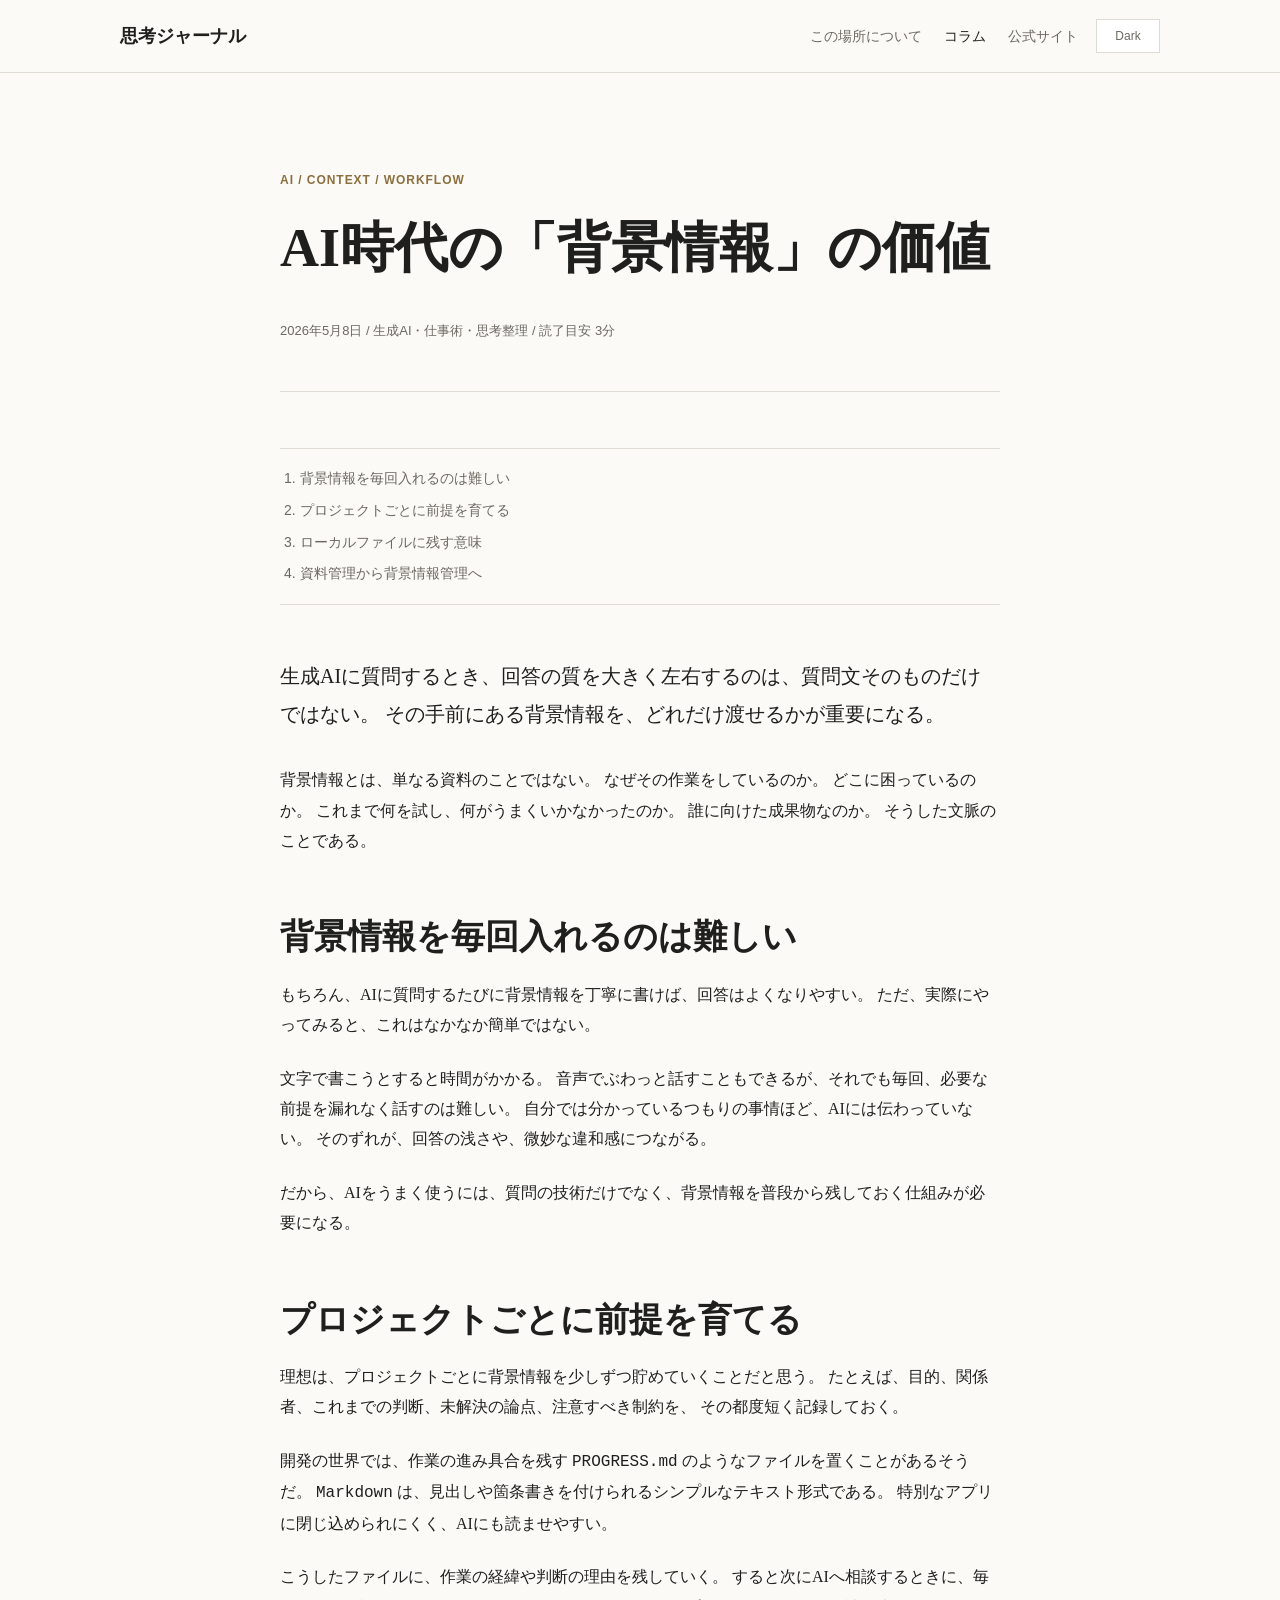
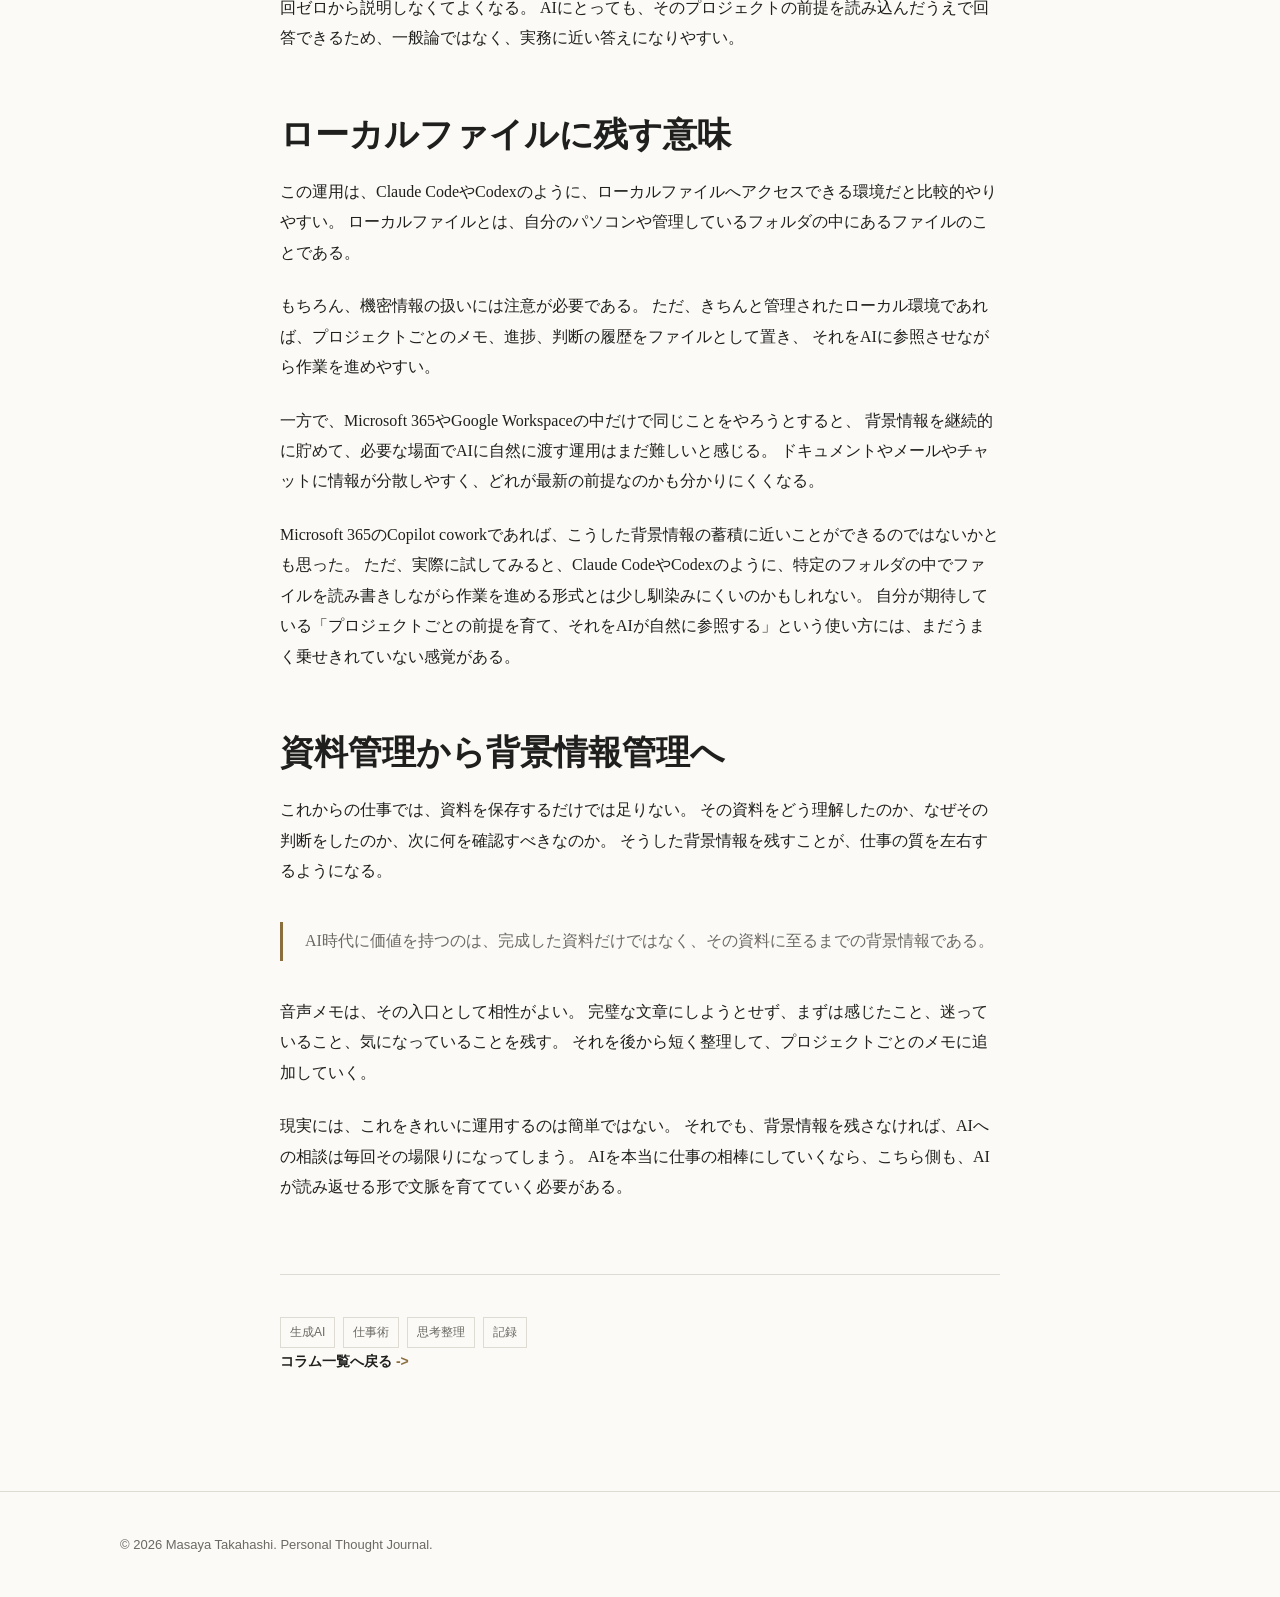
<file: articles/2026-05-08-value-of-context-for-ai.html>
<!DOCTYPE html>
<html lang="ja">
<head>
  <meta charset="UTF-8">
  <meta name="viewport" content="width=device-width, initial-scale=1.0">
  <meta name="description" content="生成AIに良い回答をしてもらうために必要な、背景情報の残し方について考えたコラムです。音声メモ、ローカルファイル、Markdownによる記録の価値を整理します。">
  <meta name="author" content="高橋正哉">
  <meta property="og:site_name" content="思考ジャーナル">
  <meta property="og:type" content="article">
  <meta property="og:title" content="AI時代の「背景情報」の価値 | 思考ジャーナル">
  <meta property="og:description" content="生成AIに良い回答をしてもらうために必要な、背景情報の残し方について考えたコラムです。音声メモ、ローカルファイル、Markdownによる記録の価値を整理します。">
  <meta property="og:url" content="https://blog.cpa-tm.com/articles/2026-05-08-value-of-context-for-ai.html">
  <meta property="og:image" content="https://blog.cpa-tm.com/assets/img/ogp-default.png">
  <meta property="og:image:type" content="image/png">
  <meta property="og:image:width" content="1200">
  <meta property="og:image:height" content="630">
  <meta property="og:image:alt" content="思考ジャーナル - 会計の外側にある、考え続けるための場所。">
  <meta property="og:locale" content="ja_JP">
  <meta property="article:published_time" content="2026-05-08">
  <meta property="article:author" content="高橋正哉">
  <meta name="twitter:card" content="summary_large_image">
  <meta name="twitter:title" content="AI時代の「背景情報」の価値 | 思考ジャーナル">
  <meta name="twitter:description" content="生成AIに良い回答をしてもらうために必要な、背景情報の残し方について考えたコラムです。音声メモ、ローカルファイル、Markdownによる記録の価値を整理します。">
  <meta name="twitter:image" content="https://blog.cpa-tm.com/assets/img/ogp-default.png">
  <meta name="twitter:image:alt" content="思考ジャーナル - 会計の外側にある、考え続けるための場所。">
  <link rel="canonical" href="https://blog.cpa-tm.com/articles/2026-05-08-value-of-context-for-ai.html">
  <title>AI時代の「背景情報」の価値 | 思考ジャーナル</title>
  <script type="application/ld+json">
  {
    "@context": "https://schema.org",
    "@type": "Article",
    "@id": "https://blog.cpa-tm.com/articles/2026-05-08-value-of-context-for-ai.html#article",
    "headline": "AI時代の「背景情報」の価値",
    "description": "生成AIに良い回答をしてもらうために必要な、背景情報の残し方について考えたコラムです。音声メモ、ローカルファイル、Markdownによる記録の価値を整理します。",
    "url": "https://blog.cpa-tm.com/articles/2026-05-08-value-of-context-for-ai.html",
    "datePublished": "2026-05-08",
    "inLanguage": "ja",
    "image": "https://blog.cpa-tm.com/assets/img/ogp-default.png",
    "author": {
      "@type": "Person",
      "@id": "https://blog.cpa-tm.com/#person",
      "name": "高橋正哉",
      "jobTitle": "公認会計士",
      "sameAs": [
        "https://www.cpa-tm.com/"
      ]
    },
    "publisher": {
      "@type": "Person",
      "@id": "https://blog.cpa-tm.com/#person"
    }
  }
  </script>
  <link rel="icon" href="../assets/img/favicon.svg" type="image/svg+xml">
  <link rel="stylesheet" href="../assets/css/main.css">
  <script src="../assets/js/main.js" defer></script>
</head>
<body data-site-root="..">
  <div class="site-shell">
    <header class="site-header">
      <div class="site-header-inner">
        <a class="site-title" href="../index.html">思考ジャーナル</a>
        <div class="site-actions">
          <nav class="site-nav" aria-label="主要ナビゲーション">
            <a href="../about.html">この場所について</a>
            <a href="../articles.html" aria-current="page">コラム</a>
            <a href="https://www.cpa-tm.com/" target="_blank" rel="noopener">公式サイト</a>
          </nav>
          <button class="theme-toggle" type="button" data-theme-toggle aria-label="ダークモードに切り替える">Dark</button>
        </div>
      </div>
    </header>

    <main class="page-main">
      <article class="article-page prose">
        <header class="article-header">
          <p class="eyebrow">AI / Context / Workflow</p>
          <h1>AI時代の「背景情報」の価値</h1>
          <p class="article-meta">2026年5月8日 / 生成AI・仕事術・思考整理 / <span data-reading-time>読了目安 計算中</span></p>
        </header>

        <nav class="toc-block" data-toc aria-label="この記事の目次"></nav>

        <p class="lead">
          生成AIに質問するとき、回答の質を大きく左右するのは、質問文そのものだけではない。
          その手前にある背景情報を、どれだけ渡せるかが重要になる。
        </p>

        <p>
          背景情報とは、単なる資料のことではない。
          なぜその作業をしているのか。
          どこに困っているのか。
          これまで何を試し、何がうまくいかなかったのか。
          誰に向けた成果物なのか。
          そうした文脈のことである。
        </p>

        <h2>背景情報を毎回入れるのは難しい</h2>
        <p>
          もちろん、AIに質問するたびに背景情報を丁寧に書けば、回答はよくなりやすい。
          ただ、実際にやってみると、これはなかなか簡単ではない。
        </p>

        <p>
          文字で書こうとすると時間がかかる。
          音声でぶわっと話すこともできるが、それでも毎回、必要な前提を漏れなく話すのは難しい。
          自分では分かっているつもりの事情ほど、AIには伝わっていない。
          そのずれが、回答の浅さや、微妙な違和感につながる。
        </p>

        <p>
          だから、AIをうまく使うには、質問の技術だけでなく、背景情報を普段から残しておく仕組みが必要になる。
        </p>

        <h2>プロジェクトごとに前提を育てる</h2>
        <p>
          理想は、プロジェクトごとに背景情報を少しずつ貯めていくことだと思う。
          たとえば、目的、関係者、これまでの判断、未解決の論点、注意すべき制約を、
          その都度短く記録しておく。
        </p>

        <p>
          開発の世界では、作業の進み具合を残す <code>PROGRESS.md</code> のようなファイルを置くことがあるそうだ。
          <code>Markdown</code> は、見出しや箇条書きを付けられるシンプルなテキスト形式である。
          特別なアプリに閉じ込められにくく、AIにも読ませやすい。
        </p>

        <p>
          こうしたファイルに、作業の経緯や判断の理由を残していく。
          すると次にAIへ相談するときに、毎回ゼロから説明しなくてよくなる。
          AIにとっても、そのプロジェクトの前提を読み込んだうえで回答できるため、一般論ではなく、実務に近い答えになりやすい。
        </p>

        <h2>ローカルファイルに残す意味</h2>
        <p>
          この運用は、Claude CodeやCodexのように、ローカルファイルへアクセスできる環境だと比較的やりやすい。
          ローカルファイルとは、自分のパソコンや管理しているフォルダの中にあるファイルのことである。
        </p>

        <p>
          もちろん、機密情報の扱いには注意が必要である。
          ただ、きちんと管理されたローカル環境であれば、プロジェクトごとのメモ、進捗、判断の履歴をファイルとして置き、
          それをAIに参照させながら作業を進めやすい。
        </p>

        <p>
          一方で、Microsoft 365やGoogle Workspaceの中だけで同じことをやろうとすると、
          背景情報を継続的に貯めて、必要な場面でAIに自然に渡す運用はまだ難しいと感じる。
          ドキュメントやメールやチャットに情報が分散しやすく、どれが最新の前提なのかも分かりにくくなる。
        </p>

        <p>
          Microsoft 365のCopilot coworkであれば、こうした背景情報の蓄積に近いことができるのではないかとも思った。
          ただ、実際に試してみると、Claude CodeやCodexのように、特定のフォルダの中でファイルを読み書きしながら作業を進める形式とは少し馴染みにくいのかもしれない。
          自分が期待している「プロジェクトごとの前提を育て、それをAIが自然に参照する」という使い方には、まだうまく乗せきれていない感覚がある。
        </p>

        <h2>資料管理から背景情報管理へ</h2>
        <p>
          これからの仕事では、資料を保存するだけでは足りない。
          その資料をどう理解したのか、なぜその判断をしたのか、次に何を確認すべきなのか。
          そうした背景情報を残すことが、仕事の質を左右するようになる。
        </p>

        <blockquote>
          AI時代に価値を持つのは、完成した資料だけではなく、その資料に至るまでの背景情報である。
        </blockquote>

        <p>
          音声メモは、その入口として相性がよい。
          完璧な文章にしようとせず、まずは感じたこと、迷っていること、気になっていることを残す。
          それを後から短く整理して、プロジェクトごとのメモに追加していく。
        </p>

        <p>
          現実には、これをきれいに運用するのは簡単ではない。
          それでも、背景情報を残さなければ、AIへの相談は毎回その場限りになってしまう。
          AIを本当に仕事の相棒にしていくなら、こちら側も、AIが読み返せる形で文脈を育てていく必要がある。
        </p>

        <footer class="article-footer">
          <div class="article-tags" aria-label="タグ">
            <span>生成AI</span>
            <span>仕事術</span>
            <span>思考整理</span>
            <span>記録</span>
          </div>
          <p class="page-link-row">
            <a class="text-link" href="../articles.html">コラム一覧へ戻る</a>
          </p>
        </footer>
      </article>
    </main>

    <footer class="site-footer">
      <div class="site-footer-inner">
        <p>&copy; 2026 Masaya Takahashi. Personal Thought Journal.</p>
      </div>
    </footer>
  </div>
</body>
</html>
</file>
<file: assets/css/main.css>
/* ===== Thought Journal Base Styles ===== */

:root {
  --color-page: #fbfaf7;
  --color-surface: #ffffff;
  --color-text: #1f1f1d;
  --color-muted: #6c6962;
  --color-subtle: #f0eee8;
  --color-border: #dedbd2;
  --color-accent: #8c6f3f;
  --color-link: #315f6b;
  --font-serif: "Hiragino Mincho ProN", "Yu Mincho", YuMincho, "Noto Serif JP", serif;
  --font-sans: "Hiragino Sans", "Yu Gothic", YuGothic, Meiryo, sans-serif;
  --content-width: 720px;
  --wide-width: 1040px;
  --space-page-x: clamp(20px, 5vw, 48px);
}

[data-theme="dark"] {
  --color-page: #171715;
  --color-surface: #20201d;
  --color-text: #f0eee8;
  --color-muted: #b9b4aa;
  --color-subtle: #2b2a26;
  --color-border: #464238;
  --color-accent: #d5b878;
  --color-link: #9ec5ce;
}

*,
*::before,
*::after {
  box-sizing: border-box;
}

html {
  scroll-behavior: smooth;
}

body {
  margin: 0;
  background: var(--color-page);
  color: var(--color-text);
  font-family: var(--font-serif);
  font-size: 16px;
  line-height: 1.9;
  overflow-wrap: anywhere;
  text-rendering: optimizeLegibility;
}

img,
svg {
  display: block;
  max-width: 100%;
}

a {
  color: var(--color-link);
  text-decoration-thickness: 1px;
  text-underline-offset: 0.18em;
}

a:hover {
  color: var(--color-accent);
}

button,
input,
textarea,
select {
  font: inherit;
}

.site-shell {
  min-height: 100vh;
}

.site-header,
.site-footer {
  padding-inline: var(--space-page-x);
}

.site-header {
  border-bottom: 1px solid var(--color-border);
  background: rgba(251, 250, 247, 0.92);
}

[data-theme="dark"] .site-header {
  background: rgba(23, 23, 21, 0.92);
}

.site-header-inner,
.site-footer-inner,
.wide-container {
  width: min(100%, var(--wide-width));
  margin-inline: auto;
}

.site-header-inner {
  display: flex;
  align-items: center;
  justify-content: space-between;
  min-height: 72px;
  gap: 24px;
}

.site-title {
  color: var(--color-text);
  font-family: var(--font-serif);
  font-size: 18px;
  font-weight: 700;
  letter-spacing: 0;
  text-decoration: none;
}

.site-actions {
  display: flex;
  align-items: center;
  gap: 18px;
}

.site-nav {
  display: flex;
  align-items: center;
  gap: 22px;
  font-family: var(--font-sans);
  font-size: 14px;
}

.site-nav a {
  color: var(--color-muted);
  text-decoration: none;
}

.site-nav a:hover,
.site-nav a[aria-current="page"] {
  color: var(--color-text);
}

.theme-toggle,
.tag-filter {
  border: 1px solid var(--color-border);
  background: var(--color-surface);
  color: var(--color-muted);
  cursor: pointer;
  font-family: var(--font-sans);
  line-height: 1.4;
}

.theme-toggle {
  min-width: 64px;
  min-height: 34px;
  padding: 6px 12px;
  font-size: 12px;
}

.theme-toggle:hover,
.theme-toggle[aria-pressed="true"],
.tag-filter:hover,
.tag-filter[aria-pressed="true"] {
  border-color: var(--color-accent);
  color: var(--color-text);
}

.page-main {
  padding: clamp(48px, 8vw, 96px) var(--space-page-x);
}

.content-container {
  width: min(100%, var(--content-width));
  margin-inline: auto;
}

.eyebrow {
  color: var(--color-accent);
  font-family: var(--font-sans);
  font-size: 12px;
  font-weight: 700;
  letter-spacing: 0.08em;
  text-transform: uppercase;
}

.page-title {
  margin: 12px 0 24px;
  font-size: clamp(32px, 6vw, 64px);
  font-weight: 700;
  line-height: 1.25;
  letter-spacing: 0;
}

.lead {
  color: var(--color-muted);
  font-size: clamp(17px, 2.4vw, 20px);
  line-height: 1.9;
}

.page-hero {
  padding-bottom: clamp(40px, 7vw, 72px);
}

.home-hero {
  display: grid;
  grid-template-columns: minmax(0, 1.05fr) minmax(280px, 0.75fr);
  align-items: center;
  gap: clamp(40px, 7vw, 88px);
  min-height: calc(100vh - 160px);
  padding-bottom: clamp(36px, 6vw, 72px);
}

.home-hero-copy {
  max-width: 720px;
}

.hero-actions {
  display: flex;
  flex-wrap: wrap;
  gap: 14px 24px;
  margin-top: 34px;
  font-family: var(--font-sans);
  font-size: 14px;
}

.text-link {
  color: var(--color-text);
  font-weight: 700;
  text-decoration: none;
}

.text-link::after {
  content: " ->";
  color: var(--color-accent);
}

.text-link:hover {
  color: var(--color-link);
}

.journal-visual {
  position: relative;
  z-index: 0;
  min-height: 420px;
  margin: 0;
}

.journal-paper {
  position: absolute;
  border: 1px solid var(--color-border);
  background: var(--color-surface);
  box-shadow: 0 24px 60px rgba(31, 31, 29, 0.08);
}

.journal-paper-main {
  inset: 44px 18px 28px 34px;
  display: flex;
  flex-direction: column;
  justify-content: flex-end;
  gap: 18px;
  padding: 34px;
  z-index: 2;
}

.journal-paper-main::before {
  content: "";
  position: absolute;
  inset: 26px 26px auto auto;
  width: 72px;
  height: 72px;
  border: 1px solid var(--color-border);
  border-radius: 50%;
  background:
    linear-gradient(90deg, transparent 48%, var(--color-border) 48%, var(--color-border) 52%, transparent 52%),
    linear-gradient(0deg, transparent 48%, var(--color-border) 48%, var(--color-border) 52%, transparent 52%);
}

.journal-paper-back {
  top: 0;
  right: 0;
  width: 62%;
  height: 44%;
  display: flex;
  align-items: flex-start;
  justify-content: flex-end;
  padding: 22px;
  color: var(--color-muted);
  font-family: var(--font-sans);
  font-size: 12px;
  letter-spacing: 0.08em;
  text-transform: uppercase;
  transform: rotate(4deg);
  z-index: 0;
}

.journal-paper-side {
  left: 0;
  bottom: 0;
  width: 46%;
  height: 34%;
  display: flex;
  align-items: flex-end;
  padding: 22px;
  color: var(--color-muted);
  font-family: var(--font-sans);
  font-size: 12px;
  letter-spacing: 0.08em;
  text-transform: uppercase;
  background: var(--color-subtle);
  z-index: 1;
}

.journal-paper-label {
  color: var(--color-accent);
  font-family: var(--font-sans);
  font-size: 12px;
  font-weight: 700;
  letter-spacing: 0.12em;
  text-transform: uppercase;
}

.journal-line {
  display: block;
  width: 76%;
  height: 1px;
  background: var(--color-border);
}

.journal-line-wide {
  width: 100%;
}

.journal-line-short {
  width: 48%;
}

.section-block {
  padding-block: clamp(40px, 7vw, 72px);
  border-top: 1px solid var(--color-border);
}

.section-title {
  margin: 0 0 24px;
  font-size: clamp(24px, 4vw, 34px);
  line-height: 1.35;
}

.article-list {
  display: grid;
  gap: 18px;
  margin: 0;
  padding: 0;
  list-style: none;
}

.article-card {
  padding: 22px 0;
  border-bottom: 1px solid var(--color-border);
}

.article-list-detailed .article-card {
  padding-block: 28px;
}

.article-card p {
  margin: 0;
  color: var(--color-muted);
}

.article-card-title {
  margin: 0 0 8px;
  font-size: clamp(20px, 3vw, 26px);
  line-height: 1.45;
}

.article-card-title a {
  color: var(--color-text);
  text-decoration: none;
}

.article-card-title a:hover {
  color: var(--color-link);
}

.article-meta {
  color: var(--color-muted);
  font-family: var(--font-sans);
  font-size: 13px;
}

.article-tags {
  display: flex;
  flex-wrap: wrap;
  gap: 8px;
  margin-top: 16px;
  font-family: var(--font-sans);
  font-size: 12px;
}

.article-tags span {
  border: 1px solid var(--color-border);
  color: var(--color-muted);
  padding: 3px 9px;
}

.tag-filter-group {
  display: flex;
  flex-wrap: wrap;
  gap: 8px;
  margin: 0 0 18px;
}

.tag-filter {
  min-height: 32px;
  padding: 5px 11px;
  font-size: 12px;
}

.empty-note {
  margin: 0;
  padding: 22px 0;
  border-top: 1px solid var(--color-border);
  border-bottom: 1px solid var(--color-border);
  color: var(--color-muted);
  list-style: none;
}

.comparison-list {
  display: grid;
  gap: 22px;
  margin: 0;
}

.comparison-item {
  padding-block: 20px;
  border-top: 1px solid var(--color-border);
}

.comparison-item:last-child {
  border-bottom: 1px solid var(--color-border);
}

.comparison-item dt {
  margin-bottom: 8px;
  color: var(--color-text);
  font-family: var(--font-sans);
  font-size: 14px;
  font-weight: 700;
}

.comparison-item dd {
  margin: 0;
  color: var(--color-muted);
}

.theme-list {
  display: grid;
  gap: 14px;
  margin: 0;
  padding: 0;
  list-style: none;
}

.theme-list li {
  padding-left: 18px;
  border-left: 2px solid var(--color-border);
  color: var(--color-muted);
}

.page-link-row {
  margin-top: 28px;
  font-family: var(--font-sans);
  font-size: 14px;
}

.prose {
  width: min(100%, var(--content-width));
  margin-inline: auto;
}

.prose h1,
.prose h2,
.prose h3 {
  line-height: 1.45;
}

.prose h1 {
  margin: 0 0 32px;
  font-size: clamp(31px, 5.5vw, 54px);
}

.prose h2 {
  margin: 56px 0 18px;
  font-size: clamp(24px, 4vw, 34px);
}

.prose p {
  margin: 0 0 1.45em;
}

.prose blockquote {
  margin: 36px 0;
  padding: 4px 0 4px 22px;
  border-left: 3px solid var(--color-accent);
  color: var(--color-muted);
}

.article-header {
  margin-bottom: clamp(34px, 6vw, 56px);
  padding-bottom: 28px;
  border-bottom: 1px solid var(--color-border);
}

.article-page .lead {
  margin-bottom: 1.6em;
  color: var(--color-text);
}

.toc-block {
  margin: 0 0 clamp(34px, 6vw, 52px);
  padding: 18px 0;
  border-top: 1px solid var(--color-border);
  border-bottom: 1px solid var(--color-border);
}

.toc-list {
  display: grid;
  gap: 8px;
  margin: 0;
  padding-left: 1.4em;
  color: var(--color-muted);
  font-family: var(--font-sans);
  font-size: 14px;
  line-height: 1.7;
}

.toc-list a {
  color: var(--color-muted);
  text-decoration: none;
}

.toc-list a:hover {
  color: var(--color-link);
}

.article-footer {
  margin-top: clamp(44px, 7vw, 72px);
  padding-top: 26px;
  border-top: 1px solid var(--color-border);
}

.site-footer {
  border-top: 1px solid var(--color-border);
  color: var(--color-muted);
  font-family: var(--font-sans);
  font-size: 13px;
}

.site-footer-inner {
  padding-block: 28px;
}

.sr-only {
  position: absolute;
  width: 1px;
  height: 1px;
  padding: 0;
  overflow: hidden;
  clip: rect(0, 0, 0, 0);
  white-space: nowrap;
  border: 0;
}

@media (max-width: 720px) {
  body {
    line-height: 1.85;
  }

  .page-main {
    padding-top: 40px;
    padding-bottom: 64px;
  }

  .home-hero {
    grid-template-columns: 1fr;
    min-height: auto;
    gap: 24px;
    padding-bottom: 40px;
  }

  .journal-visual {
    min-height: 260px;
  }

  .journal-paper-main {
    inset: 28px 8px 18px 22px;
    padding: 26px;
  }

  .site-header-inner {
    align-items: flex-start;
    flex-direction: column;
    justify-content: center;
    gap: 12px;
    padding-block: 16px;
  }

  .site-actions {
    align-items: flex-start;
    flex-direction: column;
    gap: 12px;
    width: 100%;
  }

  .site-nav {
    flex-wrap: wrap;
    gap: 12px 18px;
    line-height: 1.5;
  }

  .page-title {
    margin-bottom: 20px;
  }

  .lead {
    font-size: 17px;
  }

  .section-block {
    padding-block: 40px;
  }

  .article-card,
  .article-list-detailed .article-card {
    padding-block: 22px;
  }

  .prose h1 {
    margin-bottom: 24px;
  }

  .prose h2 {
    margin-top: 44px;
  }

  .prose blockquote {
    margin-block: 30px;
    padding-left: 18px;
  }

  .article-header {
    padding-bottom: 24px;
  }
}

@media (max-width: 420px) {
  :root {
    --space-page-x: 18px;
  }

  .site-title {
    font-size: 17px;
  }

  .site-nav {
    font-size: 13px;
  }

  .page-title {
    font-size: 31px;
  }

  .section-title,
  .prose h2 {
    font-size: 24px;
  }

  .article-card-title {
    font-size: 20px;
  }

  .journal-paper-main {
    inset: 24px 8px 16px 18px;
    gap: 14px;
    padding: 22px;
  }
}
</file>
